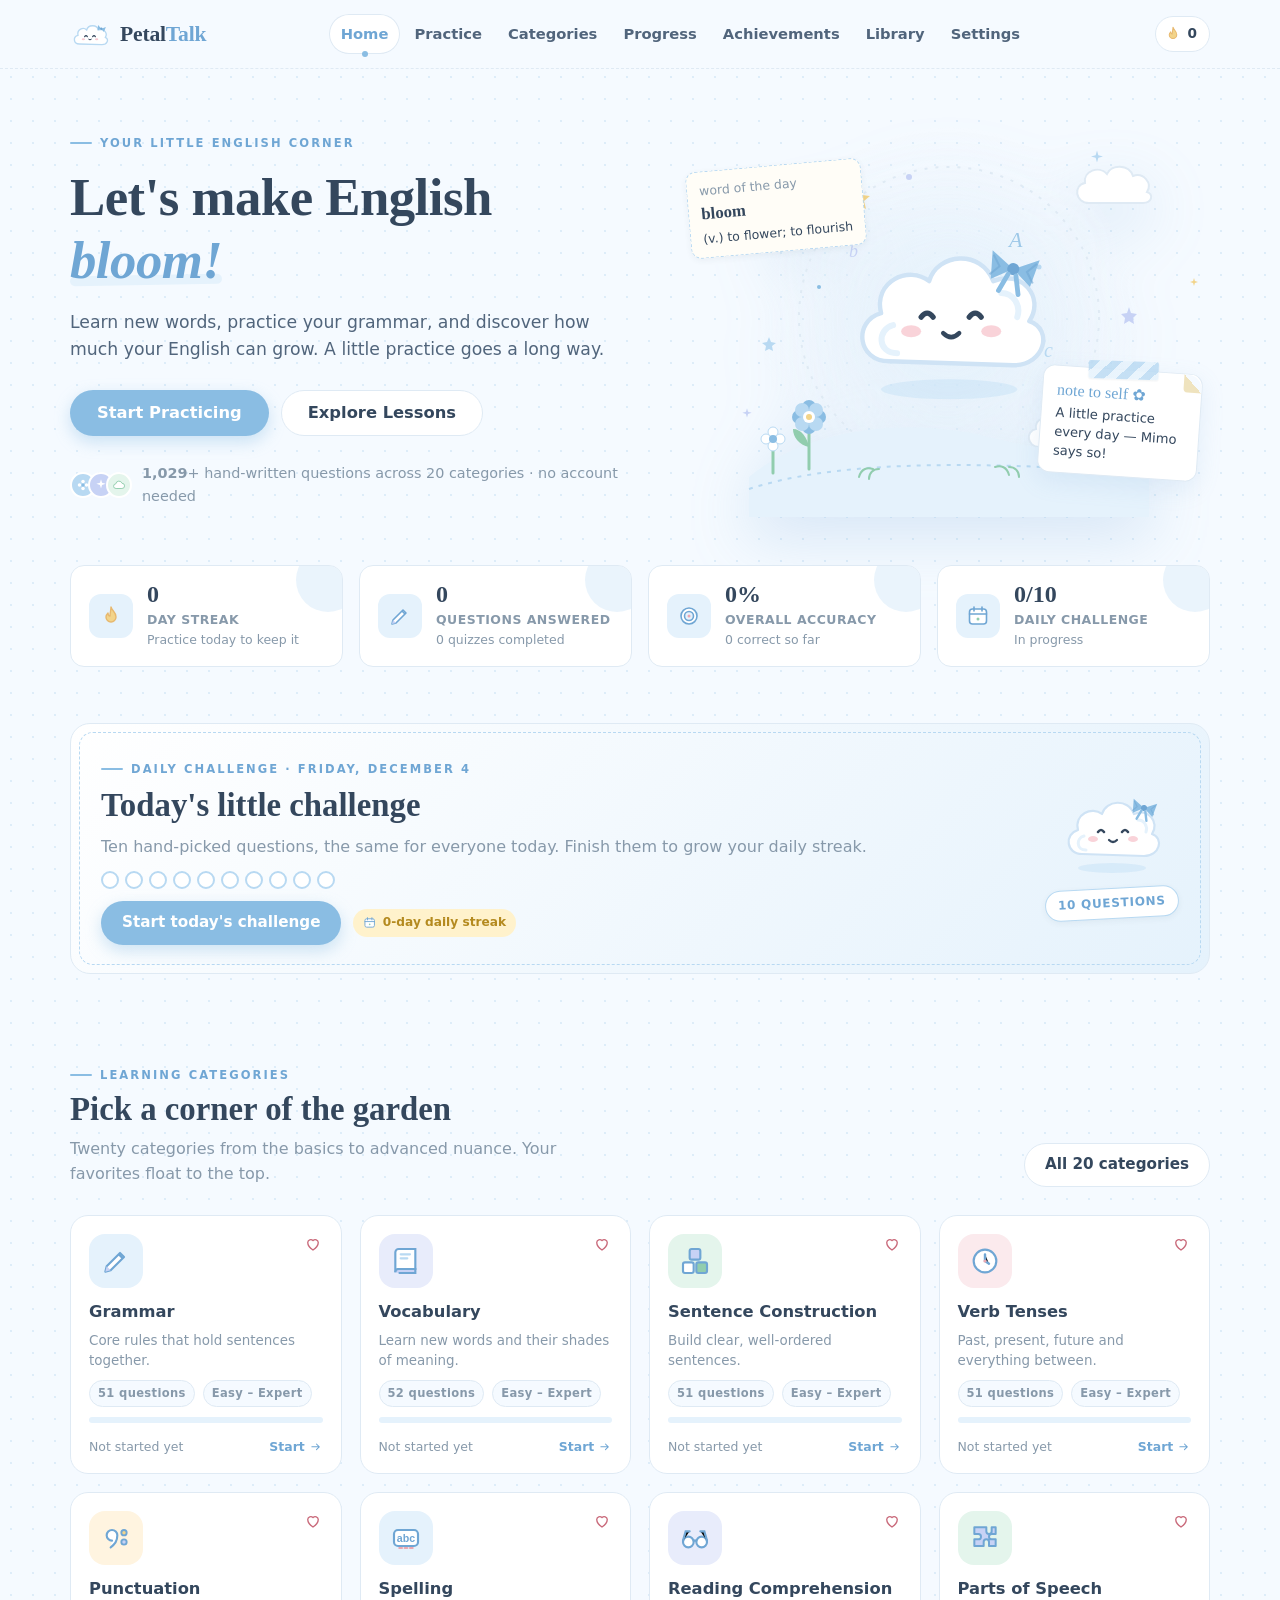
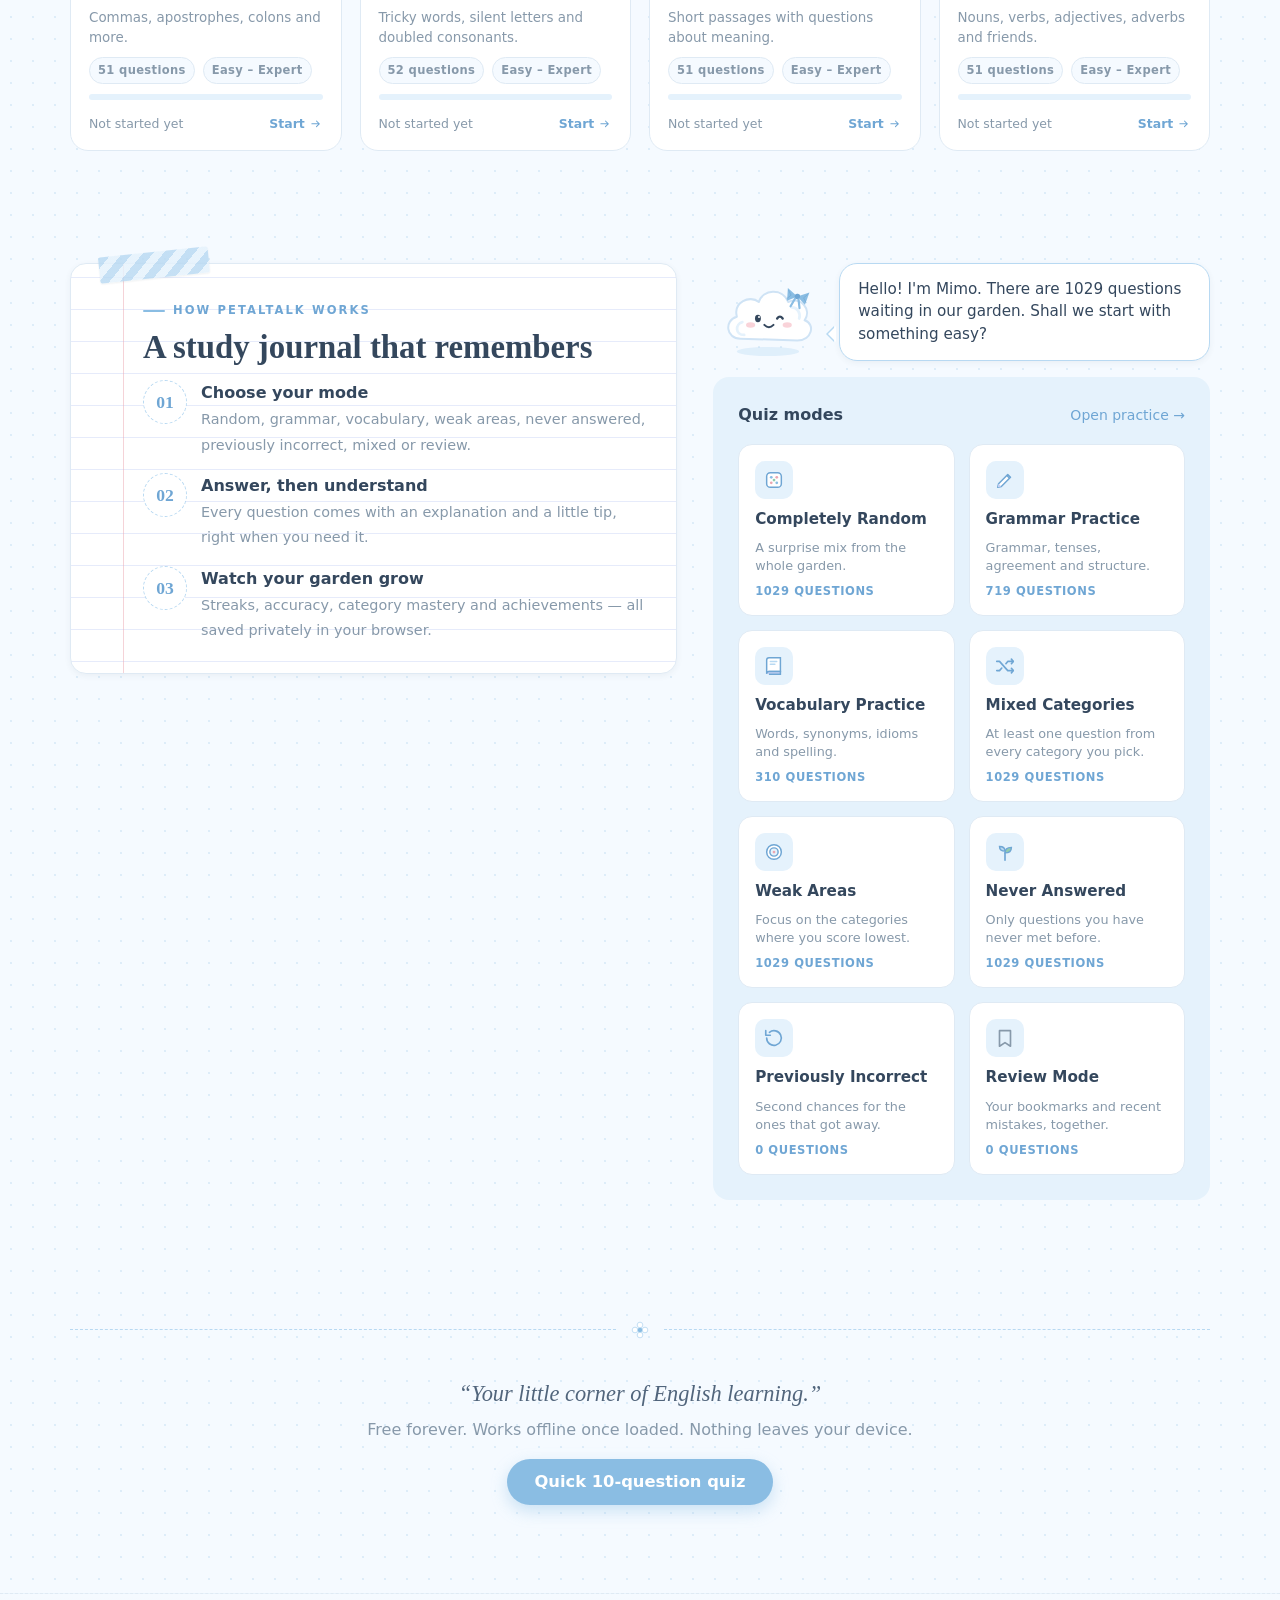
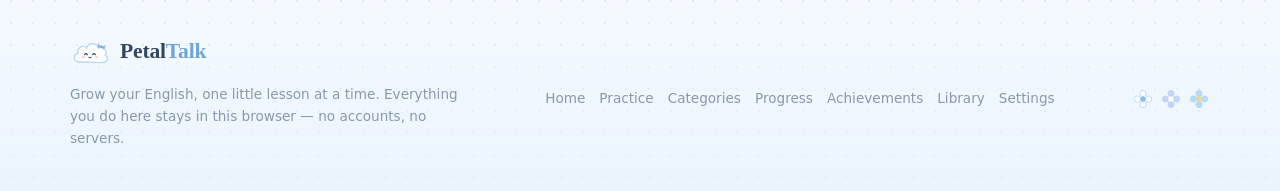
<file: index.html>
<!DOCTYPE html>
<html lang="en">
<head>
  <meta charset="UTF-8">
  <meta name="viewport" content="width=device-width, initial-scale=1">
  <title>PetalTalk — Grow your English, one little lesson at a time</title>
  <meta name="description" content="PetalTalk is a cute, pastel-blue English practice corner with 1,000+ grammar, vocabulary, spelling and reading questions. Free, static, and private.">
  <meta name="theme-color" content="#8ABDE3">
  <link rel="icon" type="image/svg+xml" href="assets/images/favicon.svg">
  <link rel="stylesheet" href="css/style.css">
  <link rel="stylesheet" href="css/components.css">
  <link rel="stylesheet" href="css/responsive.css">
</head>
<body data-page="home">
  <a class="skip-link" href="#main">Skip to content</a>
  <header class="site-header" id="siteHeader"></header>

  <main id="main" class="page">
    <!-- Hero -->
    <section class="hero">
      <div class="wrap">
        <div class="hero-copy rise">
          <span class="eyebrow">Your little English corner</span>
          <h1>Let's make English <em>bloom!</em></h1>
          <p class="lead">Learn new words, practice your grammar, and discover how much your English can grow. A little practice goes a long way.</p>
          <div class="hero-actions">
            <a class="btn btn--primary btn--lg" href="practice.html">Start Practicing</a>
            <a class="btn btn--secondary btn--lg" href="categories.html">Explore Lessons</a>
          </div>
          <div class="hero-note">
            <span class="avatars" aria-hidden="true"><span><svg viewBox="0 0 24 24"><circle cx="12" cy="6" r="3" fill="#fff"/><circle cx="12" cy="18" r="3" fill="#fff"/><circle cx="6" cy="12" r="3" fill="#fff"/><circle cx="18" cy="12" r="3" fill="#fff"/><circle cx="12" cy="12" r="2.6" fill="#8ABDE3"/></svg></span><span style="background:#C7D2F5"><svg viewBox="0 0 24 24"><path d="M12 2l1.8 6.2L20 10l-6.2 1.8L12 18l-1.8-6.2L4 10l6.2-1.8z" fill="#fff"/></svg></span><span style="background:#E4F5EC"><svg viewBox="0 0 24 24"><path d="M7 18a4 4 0 0 1-.5-8 5.5 5.5 0 0 1 10.6-1A4.5 4.5 0 0 1 17 18H7z" fill="#fff" stroke="#91CDAE" stroke-width="1.6"/></svg></span></span>
            <span><b id="bankCount">1,000</b>+ hand-written questions across 20 categories · no account needed</span>
          </div>
        </div>

        <div class="hero-art" aria-hidden="true">
          <svg class="scene" viewBox="0 0 480 400" xmlns="http://www.w3.org/2000/svg">
            <defs>
              <radialGradient id="glow" cx="50%" cy="50%" r="50%"><stop offset="0" stop-color="#E5F2FC"/><stop offset="1" stop-color="#F5FAFF" stop-opacity="0"/></radialGradient>
            </defs>
            <circle cx="240" cy="200" r="190" fill="url(#glow)"/>
            <circle cx="240" cy="200" r="150" fill="none" stroke="#DFEAF4" stroke-width="2" stroke-dasharray="3 8"/>
            <!-- back clouds -->
            <g class="bob" style="animation-duration:6s">
              <path d="M70 120c-16 0-18-20-4-22-2-14 16-20 24-10 4-12 24-12 28 2 12-4 22 8 16 18 8 2 6 12-4 12z" fill="#fff" stroke="#DFEAF4" stroke-width="2"/>
            </g>
            <g class="bob" style="animation-duration:7s;animation-delay:-2s">
              <path d="M380 86c-14 0-16-18-4-20-2-12 14-18 22-9 4-10 22-10 26 2 10-4 20 7 14 16 7 2 5 11-4 11z" fill="#fff" stroke="#DFEAF4" stroke-width="2"/>
            </g>
            <path d="M330 330c-12 0-14-16-3-18-2-10 12-16 20-8 3-9 20-9 23 2 9-3 18 6 13 14 6 2 4 10-4 10z" fill="#fff" stroke="#DFEAF4" stroke-width="2"/>
            <!-- ground hill -->
            <path d="M40 360c60-50 160-60 240-40 70 16 110 24 160 10v70H40z" fill="#E5F2FC"/>
            <path d="M40 372c80-26 200-30 400-16" fill="none" stroke="#B8D9F2" stroke-width="2" stroke-dasharray="4 6"/>
            <!-- flowers left -->
            <g class="sway" style="transform-origin:100px 352px">
              <path d="M100 352v-48" stroke="#91CDAE" stroke-width="3" stroke-linecap="round"/>
              <path d="M100 330c-10-2-16-10-16-18 8 0 14 8 16 18z" fill="#91CDAE"/>
              <g transform="translate(100 300)"><circle cy="-10" r="7" fill="#8ABDE3"/><circle cy="10" r="7" fill="#8ABDE3"/><circle cx="-10" r="7" fill="#8ABDE3"/><circle cx="10" r="7" fill="#8ABDE3"/><circle cx="-7" cy="-7" r="7" fill="#B8D9F2"/><circle cx="7" cy="-7" r="7" fill="#B8D9F2"/><circle cx="-7" cy="7" r="7" fill="#B8D9F2"/><circle cx="7" cy="7" r="7" fill="#B8D9F2"/><circle r="6" fill="#fff"/><circle r="3" fill="#F2D48A"/></g>
            </g>
            <g class="sway" style="transform-origin:64px 356px;animation-delay:-1.5s">
              <path d="M64 356v-30" stroke="#91CDAE" stroke-width="3" stroke-linecap="round"/>
              <g transform="translate(64 322)"><circle cy="-7" r="5" fill="#fff" stroke="#B8D9F2"/><circle cy="7" r="5" fill="#fff" stroke="#B8D9F2"/><circle cx="-7" r="5" fill="#fff" stroke="#B8D9F2"/><circle cx="7" r="5" fill="#fff" stroke="#B8D9F2"/><circle r="4" fill="#8ABDE3"/></g>
            </g>
            <!-- flowers right -->
            <g class="sway" style="transform-origin:390px 350px;animation-delay:-2.5s">
              <path d="M390 350v-56" stroke="#91CDAE" stroke-width="3" stroke-linecap="round"/>
              <path d="M390 326c10-2 16-10 16-18-8 0-14 8-16 18z" fill="#91CDAE"/>
              <g transform="translate(390 290)"><circle cy="-11" r="8" fill="#C7D2F5"/><circle cy="11" r="8" fill="#C7D2F5"/><circle cx="-11" r="8" fill="#C7D2F5"/><circle cx="11" r="8" fill="#C7D2F5"/><circle r="7" fill="#fff"/><circle r="3.5" fill="#F2D48A"/></g>
            </g>
            <g class="sway" style="transform-origin:430px 354px;animation-delay:-0.8s">
              <path d="M430 354v-26" stroke="#91CDAE" stroke-width="3" stroke-linecap="round"/>
              <g transform="translate(430 322)"><circle cy="-6" r="5" fill="#8ABDE3"/><circle cy="6" r="5" fill="#8ABDE3"/><circle cx="-6" r="5" fill="#8ABDE3"/><circle cx="6" r="5" fill="#8ABDE3"/><circle r="3.5" fill="#fff"/></g>
            </g>
            <!-- small tufts -->
            <path d="M150 360c2-8 8-10 14-8M160 362c0-6 4-10 10-10M300 358c-2-8-8-10-14-8M310 360c0-6-4-10-10-10" fill="none" stroke="#91CDAE" stroke-width="2" stroke-linecap="round"/>
            <!-- stars -->
            <path d="M150 70l3 8 8 1-6 5 2 8-7-4-7 4 2-8-6-5 8-1z" fill="#F2D48A"/>
            <path d="M420 190l2 6 6 1-4 4 1 6-5-3-5 3 1-6-4-4 6-1z" fill="#C7D2F5"/>
            <path d="M60 220l2 5 5 1-4 3 1 5-4-2-4 2 1-5-4-3 5-1z" fill="#B8D9F2"/>
            <circle cx="200" cy="60" r="3" fill="#C7D2F5"/><circle cx="330" cy="150" r="2.5" fill="#B8D9F2"/><circle cx="110" cy="170" r="2" fill="#8ABDE3"/>
            <!-- letters floating -->
            <text x="300" y="130" font-family="Georgia,serif" font-style="italic" font-size="22" fill="#8ABDE3" opacity=".8">A</text>
            <text x="140" y="140" font-family="Georgia,serif" font-style="italic" font-size="18" fill="#C7D2F5">b</text>
            <text x="335" y="240" font-family="Georgia,serif" font-style="italic" font-size="20" fill="#B8D9F2">c</text>
          </svg>
          <span class="mimo-main" id="heroMimo"></span>
          <svg class="sparkle sparkle--a" viewBox="0 0 24 24"><path d="M12 2l1.8 6.2L20 10l-6.2 1.8L12 18l-1.8-6.2L4 10l6.2-1.8z" fill="#B8D9F2"/></svg>
          <svg class="sparkle sparkle--b" viewBox="0 0 24 24"><path d="M12 2l1.8 6.2L20 10l-6.2 1.8L12 18l-1.8-6.2L4 10l6.2-1.8z" fill="#C7D2F5"/></svg>
          <svg class="sparkle sparkle--c" viewBox="0 0 24 24"><path d="M12 2l1.8 6.2L20 10l-6.2 1.8L12 18l-1.8-6.2L4 10l6.2-1.8z" fill="#F2D48A"/></svg>
          <div class="word-tag"><span class="tiny muted">word of the day</span><b>bloom</b><span class="tiny">(v.) to flower; to flourish</span></div>
          <div class="note-card"><span class="tape"></span><span class="hand">note to self ✿</span>A little practice every day — Mimo says so!</div>
        </div>
      </div>
    </section>

    <!-- Stats -->
    <section class="section--tight">
      <div class="wrap">
        <div class="stats-strip" id="statsStrip"></div>
      </div>
    </section>

    <!-- Daily challenge -->
    <section class="section section--tight">
      <div class="wrap">
        <div class="daily-card" id="dailyCard"></div>
      </div>
    </section>

    <!-- Categories preview -->
    <section class="section">
      <div class="wrap">
        <div class="section-head">
          <div><span class="eyebrow">Learning categories</span><h2>Pick a corner of the garden</h2><p>Twenty categories from the basics to advanced nuance. Your favorites float to the top.</p></div>
          <a class="btn btn--secondary" href="categories.html">All 20 categories</a>
        </div>
        <div class="cat-grid" id="homeCats"></div>
      </div>
    </section>

    <!-- Mimo + how it works -->
    <section class="section">
      <div class="wrap">
        <div class="journal">
          <div class="paper paper--lined paper--margin paper--pad" style="padding:30px 30px 30px 72px">
            <span class="tape tape--left"></span>
            <span class="eyebrow">How PetalTalk works</span>
            <h2 class="mt-1">A study journal that remembers</h2>
            <ol class="journal-steps mt-3">
              <li><div><b>Choose your mode</b><span>Random, grammar, vocabulary, weak areas, never answered, previously incorrect, mixed or review.</span></div></li>
              <li><div><b>Answer, then understand</b><span>Every question comes with an explanation and a little tip, right when you need it.</span></div></li>
              <li><div><b>Watch your garden grow</b><span>Streaks, accuracy, category mastery and achievements — all saved privately in your browser.</span></div></li>
            </ol>
          </div>
          <div class="stack">
            <div class="mimo-bubble">
              <span id="homeMimo"></span>
              <div class="bubble" id="mimoSay"></div>
            </div>
            <div class="paper paper--soft paper--pad">
              <div class="row row--between"><b>Quiz modes</b><a class="small" href="practice.html">Open practice →</a></div>
              <div class="mode-list mt-2" id="homeModes" style="grid-template-columns:1fr 1fr"></div>
            </div>
          </div>
        </div>
      </div>
    </section>

    <!-- Closing -->
    <section class="section section--tight">
      <div class="wrap">
        <div class="divider-flowers" aria-hidden="true"><svg viewBox="0 0 24 24"><circle cx="12" cy="6" r="3.4" fill="#fff" stroke="#B8D9F2"/><circle cx="12" cy="18" r="3.4" fill="#fff" stroke="#B8D9F2"/><circle cx="6" cy="12" r="3.4" fill="#fff" stroke="#B8D9F2"/><circle cx="18" cy="12" r="3.4" fill="#fff" stroke="#B8D9F2"/><circle cx="12" cy="12" r="2.8" fill="#8ABDE3"/></svg></div>
        <div class="center">
          <p class="serif" style="font-size:1.4rem;font-style:italic;color:#51657C;margin-bottom:6px">“Your little corner of English learning.”</p>
          <p class="muted">Free forever. Works offline once loaded. Nothing leaves your device.</p>
          <a class="btn btn--primary btn--lg" href="practice.html?mode=random&count=10&start=1">Quick 10-question quiz</a>
        </div>
      </div>
    </section>
  </main>

  <footer class="site-footer" id="siteFooter"></footer>

  <script src="data/questions.js"></script>
  <script src="js/app.js"></script>
  <script src="js/storage.js"></script>
  <script src="js/randomizer.js"></script>
  <script src="js/progress.js"></script>
  <script src="js/achievements.js"></script>
  <script src="js/navigation.js"></script>
  <script src="js/daily.js"></script>
  <script src="js/home.js"></script>
  <script src="js/quiz.js"></script>
  <script src="js/library.js"></script>
  <script src="js/settings.js"></script>
  <script>
    document.addEventListener("DOMContentLoaded", function () {
      document.getElementById("heroMimo").innerHTML = PT.mimo("happy");
      document.getElementById("homeMimo").innerHTML = PT.mimo("wink", { width: 110 });
    });
  </script>
</body>
</html>
</file>
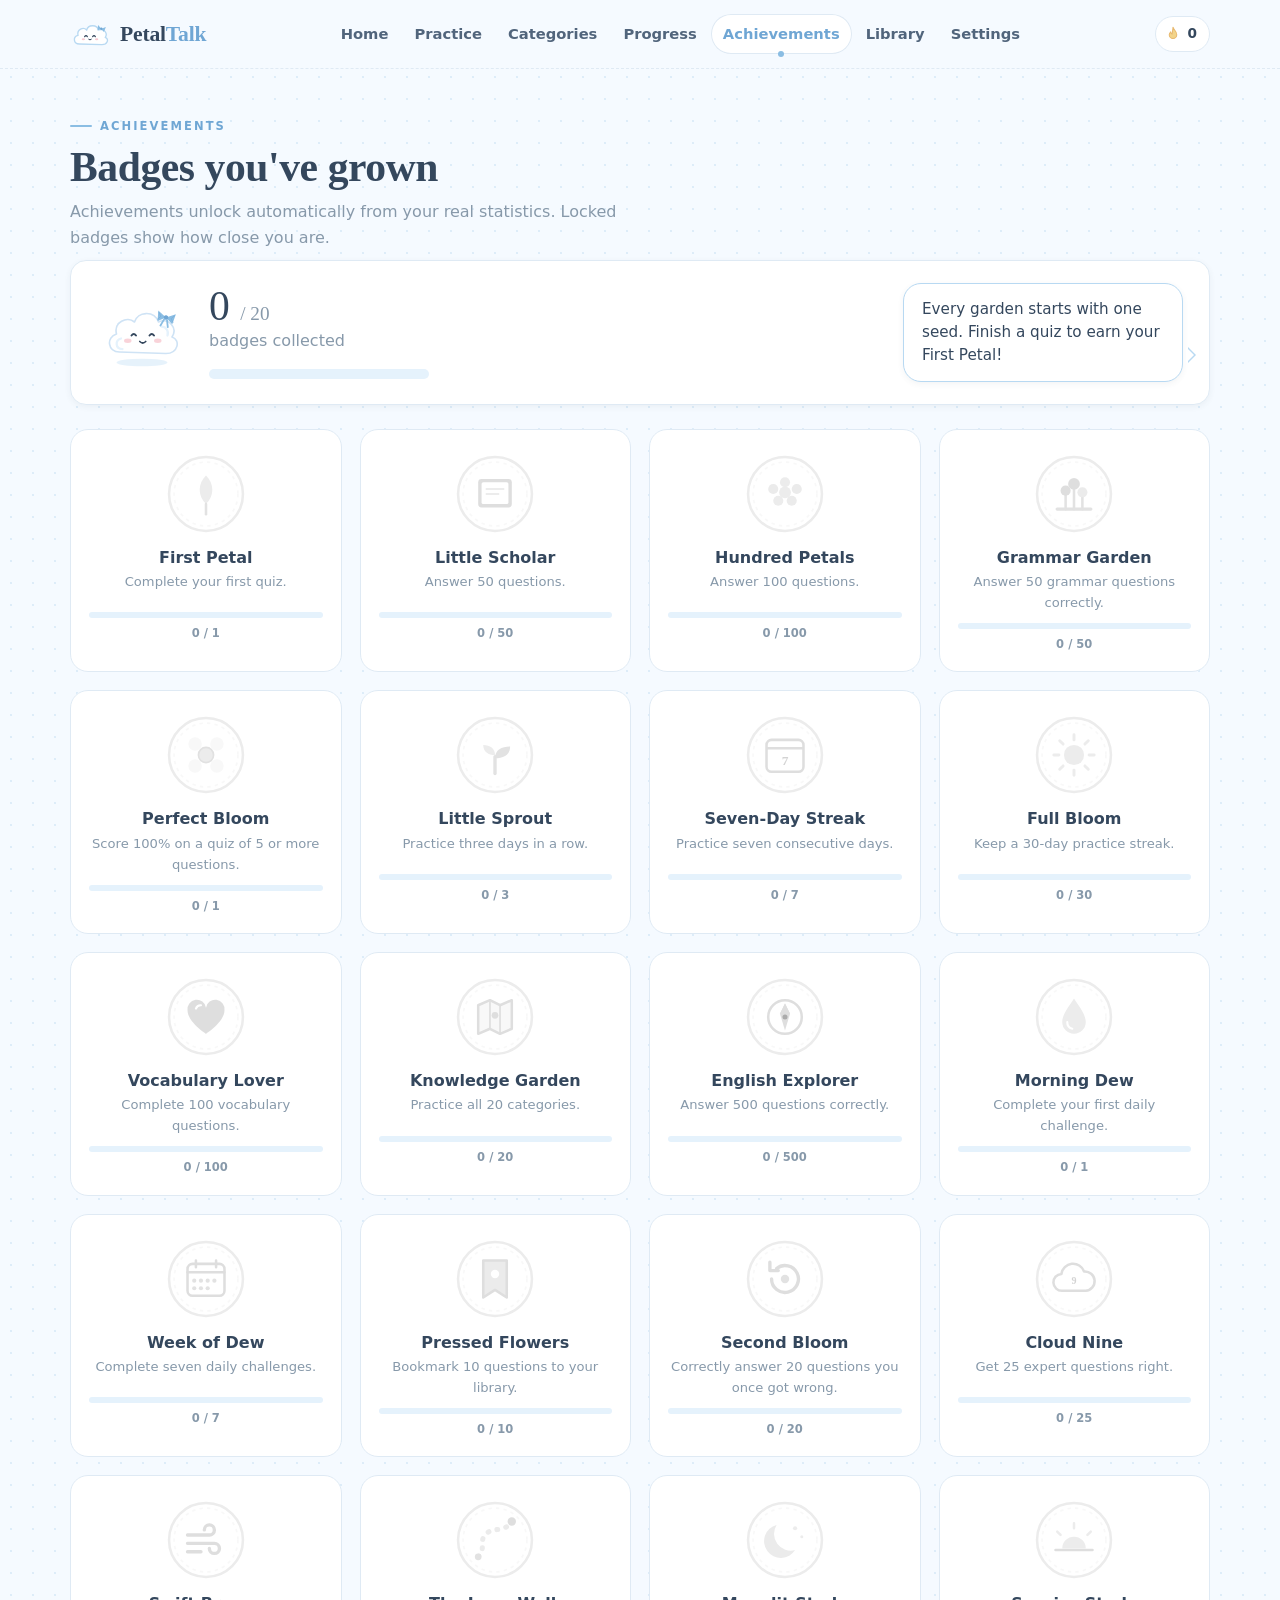
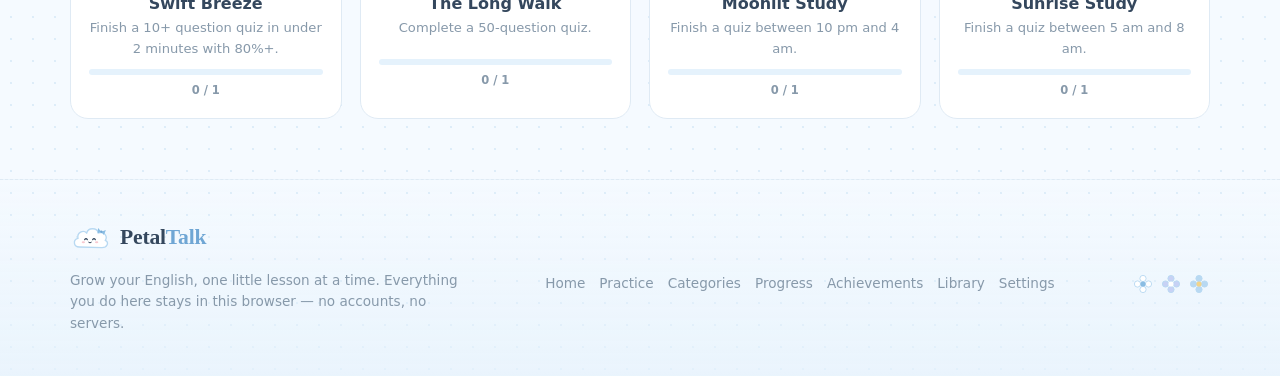
<file: achievements.html>
<!DOCTYPE html>
<html lang="en">
<head>
  <meta charset="UTF-8">
  <meta name="viewport" content="width=device-width, initial-scale=1">
  <title>Achievements — PetalTalk</title>
  <meta name="description" content="Collect PetalTalk badges by practicing English: streaks, perfect scores, daily challenges and more.">
  <meta name="theme-color" content="#8ABDE3">
  <link rel="icon" type="image/svg+xml" href="assets/images/favicon.svg">
  <link rel="stylesheet" href="css/style.css">
  <link rel="stylesheet" href="css/components.css">
  <link rel="stylesheet" href="css/responsive.css">
</head>
<body data-page="achievements">
  <a class="skip-link" href="#main">Skip to content</a>
  <header class="site-header" id="siteHeader"></header>
  <main id="main" class="page">
    <section class="wrap">
      <div class="page-head">
        <div><span class="eyebrow">Achievements</span><h1>Badges you've grown</h1><p>Achievements unlock automatically from your real statistics. Locked badges show how close you are.</p></div>
      </div>
      <div class="paper ach-summary mb-3" id="achSummary"></div>
      <div class="ach-grid" id="achGrid"></div>
    </section>
  </main>
  <footer class="site-footer" id="siteFooter"></footer>
  <script src="data/questions.js"></script>
  <script src="js/app.js"></script>
  <script src="js/storage.js"></script>
  <script src="js/randomizer.js"></script>
  <script src="js/progress.js"></script>
  <script src="js/achievements.js"></script>
  <script src="js/navigation.js"></script>
  <script src="js/daily.js"></script>
  <script src="js/home.js"></script>
  <script src="js/quiz.js"></script>
  <script src="js/library.js"></script>
  <script src="js/settings.js"></script>
</body>
</html>
</file>
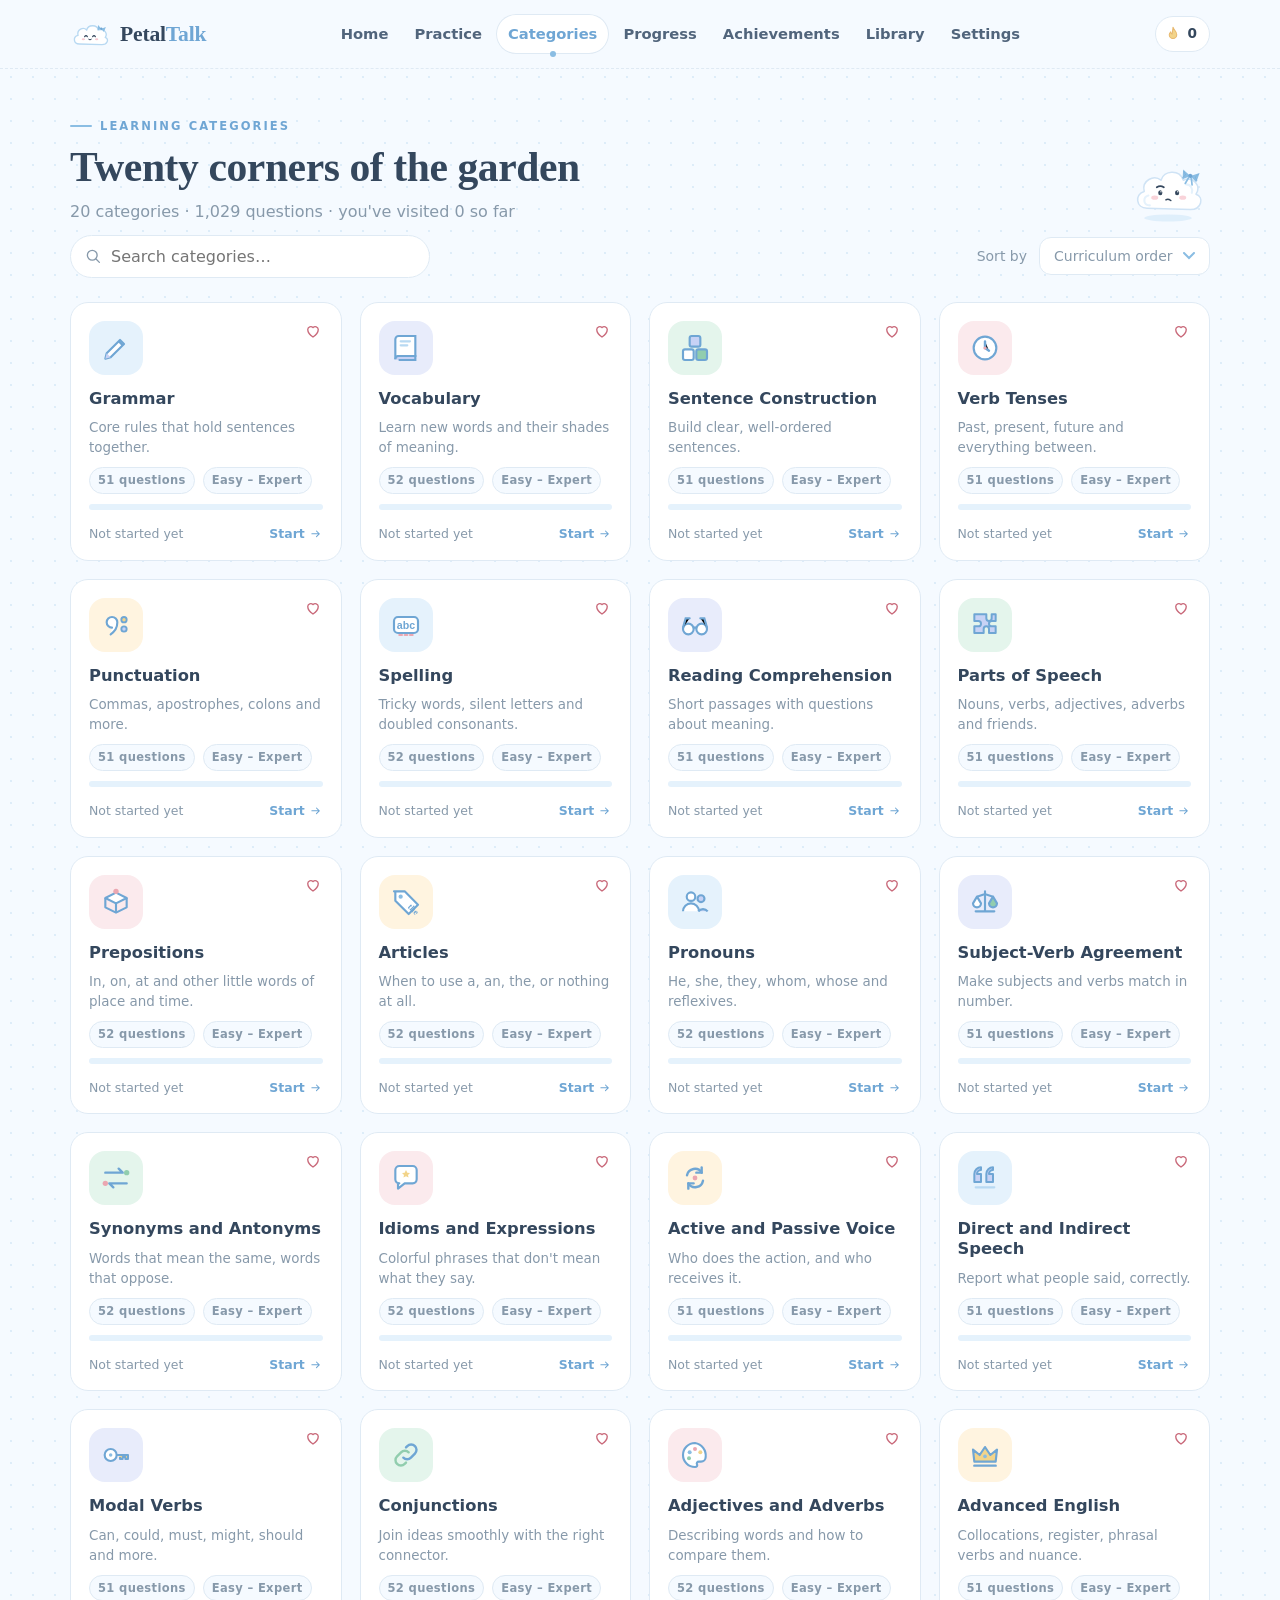
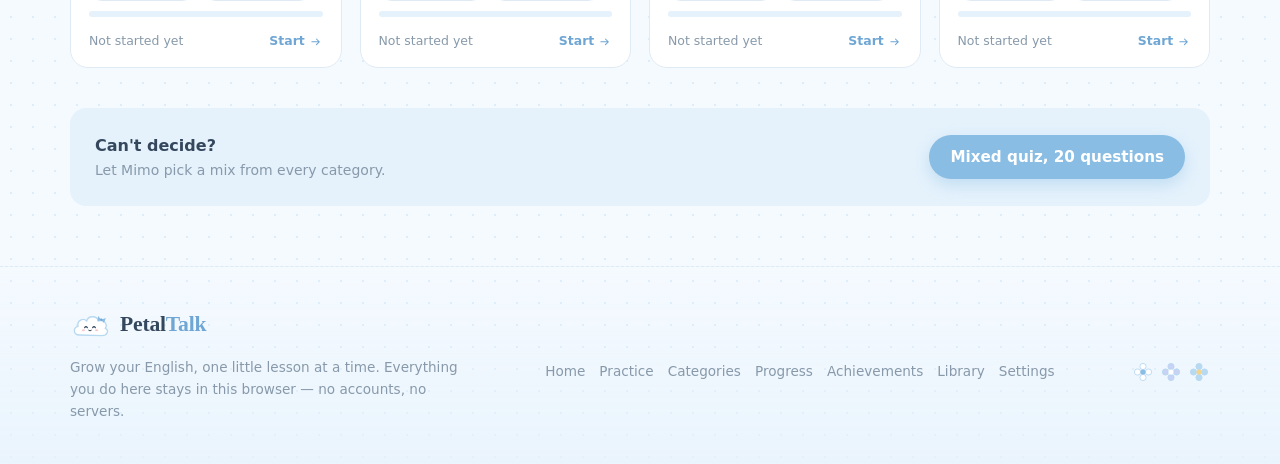
<file: categories.html>
<!DOCTYPE html>
<html lang="en">
<head>
  <meta charset="UTF-8">
  <meta name="viewport" content="width=device-width, initial-scale=1">
  <title>Categories — PetalTalk</title>
  <meta name="description" content="Browse all 20 PetalTalk English categories with progress and difficulty ranges.">
  <meta name="theme-color" content="#8ABDE3">
  <link rel="icon" type="image/svg+xml" href="assets/images/favicon.svg">
  <link rel="stylesheet" href="css/style.css">
  <link rel="stylesheet" href="css/components.css">
  <link rel="stylesheet" href="css/responsive.css">
</head>
<body data-page="categories">
  <a class="skip-link" href="#main">Skip to content</a>
  <header class="site-header" id="siteHeader"></header>
  <main id="main" class="page">
    <section class="wrap">
      <div class="page-head">
        <div><span class="eyebrow">Learning categories</span><h1>Twenty corners of the garden</h1><p id="catIntro"></p></div>
        <span id="catMimo"></span>
      </div>
      <div class="row row--between mb-3">
        <div class="search" style="flex:1;max-width:360px"><svg viewBox="0 0 24 24" aria-hidden="true"><circle cx="11" cy="11" r="6.5" fill="none" stroke="currentColor" stroke-width="1.8"/><path d="M16 16l4.5 4.5" stroke="currentColor" stroke-width="1.8" stroke-linecap="round"/></svg><input type="search" id="catSearch" placeholder="Search categories…" aria-label="Search categories"></div>
        <label class="row small muted">Sort by <select id="catSort" class="cat-select" style="width:auto;padding-right:36px"><option value="default">Curriculum order</option><option value="favorites">Favorites first</option><option value="progress">Most explored</option><option value="weakest">Needs practice</option></select></label>
      </div>
      <div class="cat-grid" id="catGrid"></div>
      <div class="paper paper--soft paper--pad mt-4 row row--between">
        <div><b>Can't decide?</b><div class="muted small">Let Mimo pick a mix from every category.</div></div>
        <a class="btn btn--primary" href="practice.html?mode=mixed&count=20&start=1">Mixed quiz, 20 questions</a>
      </div>
    </section>
    <script>document.addEventListener("DOMContentLoaded",function(){document.getElementById("catMimo").innerHTML=PT.mimo("think",{className:"head-mimo bob"});});</script>
  </main>
  <footer class="site-footer" id="siteFooter"></footer>
  <script src="data/questions.js"></script>
  <script src="js/app.js"></script>
  <script src="js/storage.js"></script>
  <script src="js/randomizer.js"></script>
  <script src="js/progress.js"></script>
  <script src="js/achievements.js"></script>
  <script src="js/navigation.js"></script>
  <script src="js/daily.js"></script>
  <script src="js/home.js"></script>
  <script src="js/quiz.js"></script>
  <script src="js/library.js"></script>
  <script src="js/settings.js"></script>
</body>
</html>
</file>
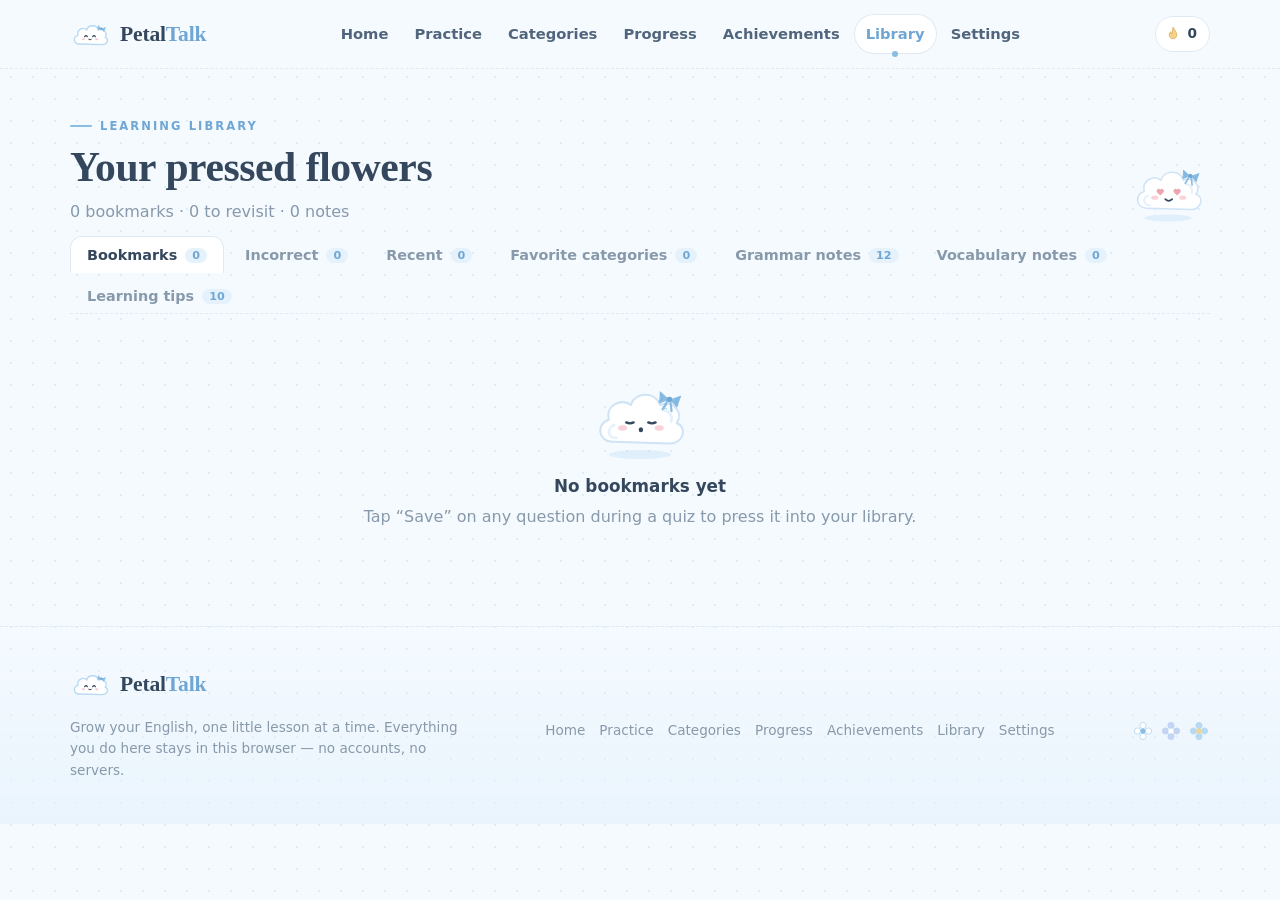
<file: library.html>
<!DOCTYPE html>
<html lang="en">
<head>
  <meta charset="UTF-8">
  <meta name="viewport" content="width=device-width, initial-scale=1">
  <title>Library — PetalTalk</title>
  <meta name="description" content="Your personal PetalTalk library: bookmarks, mistakes, recent questions, grammar notes and vocabulary notes.">
  <meta name="theme-color" content="#8ABDE3">
  <link rel="icon" type="image/svg+xml" href="assets/images/favicon.svg">
  <link rel="stylesheet" href="css/style.css">
  <link rel="stylesheet" href="css/components.css">
  <link rel="stylesheet" href="css/responsive.css">
</head>
<body data-page="library">
  <a class="skip-link" href="#main">Skip to content</a>
  <header class="site-header" id="siteHeader"></header>
  <main id="main" class="page">
    <section class="wrap">
      <div class="page-head">
        <div><span class="eyebrow">Learning library</span><h1>Your pressed flowers</h1><p id="libSummary"></p></div>
        <span id="libMimo"></span>
      </div>
      <div class="tabs" id="libTabs" role="tablist"></div>
      <div class="tab-panel" id="tabBookmarks" role="tabpanel"></div>
      <div class="tab-panel" id="tabIncorrect" role="tabpanel" hidden></div>
      <div class="tab-panel" id="tabRecent" role="tabpanel" hidden></div>
      <div class="tab-panel" id="tabFavorites" role="tabpanel" hidden></div>
      <div class="tab-panel" id="tabGrammar" role="tabpanel" hidden></div>
      <div class="tab-panel" id="tabVocab" role="tabpanel" hidden></div>
      <div class="tab-panel" id="tabTips" role="tabpanel" hidden></div>
    </section>
    <script>document.addEventListener("DOMContentLoaded",function(){document.getElementById("libMimo").innerHTML=PT.mimo("love",{className:"head-mimo bob"});});</script>
  </main>
  <footer class="site-footer" id="siteFooter"></footer>
  <script src="data/questions.js"></script>
  <script src="js/app.js"></script>
  <script src="js/storage.js"></script>
  <script src="js/randomizer.js"></script>
  <script src="js/progress.js"></script>
  <script src="js/achievements.js"></script>
  <script src="js/navigation.js"></script>
  <script src="js/daily.js"></script>
  <script src="js/home.js"></script>
  <script src="js/quiz.js"></script>
  <script src="js/library.js"></script>
  <script src="js/settings.js"></script>
</body>
</html>
</file>
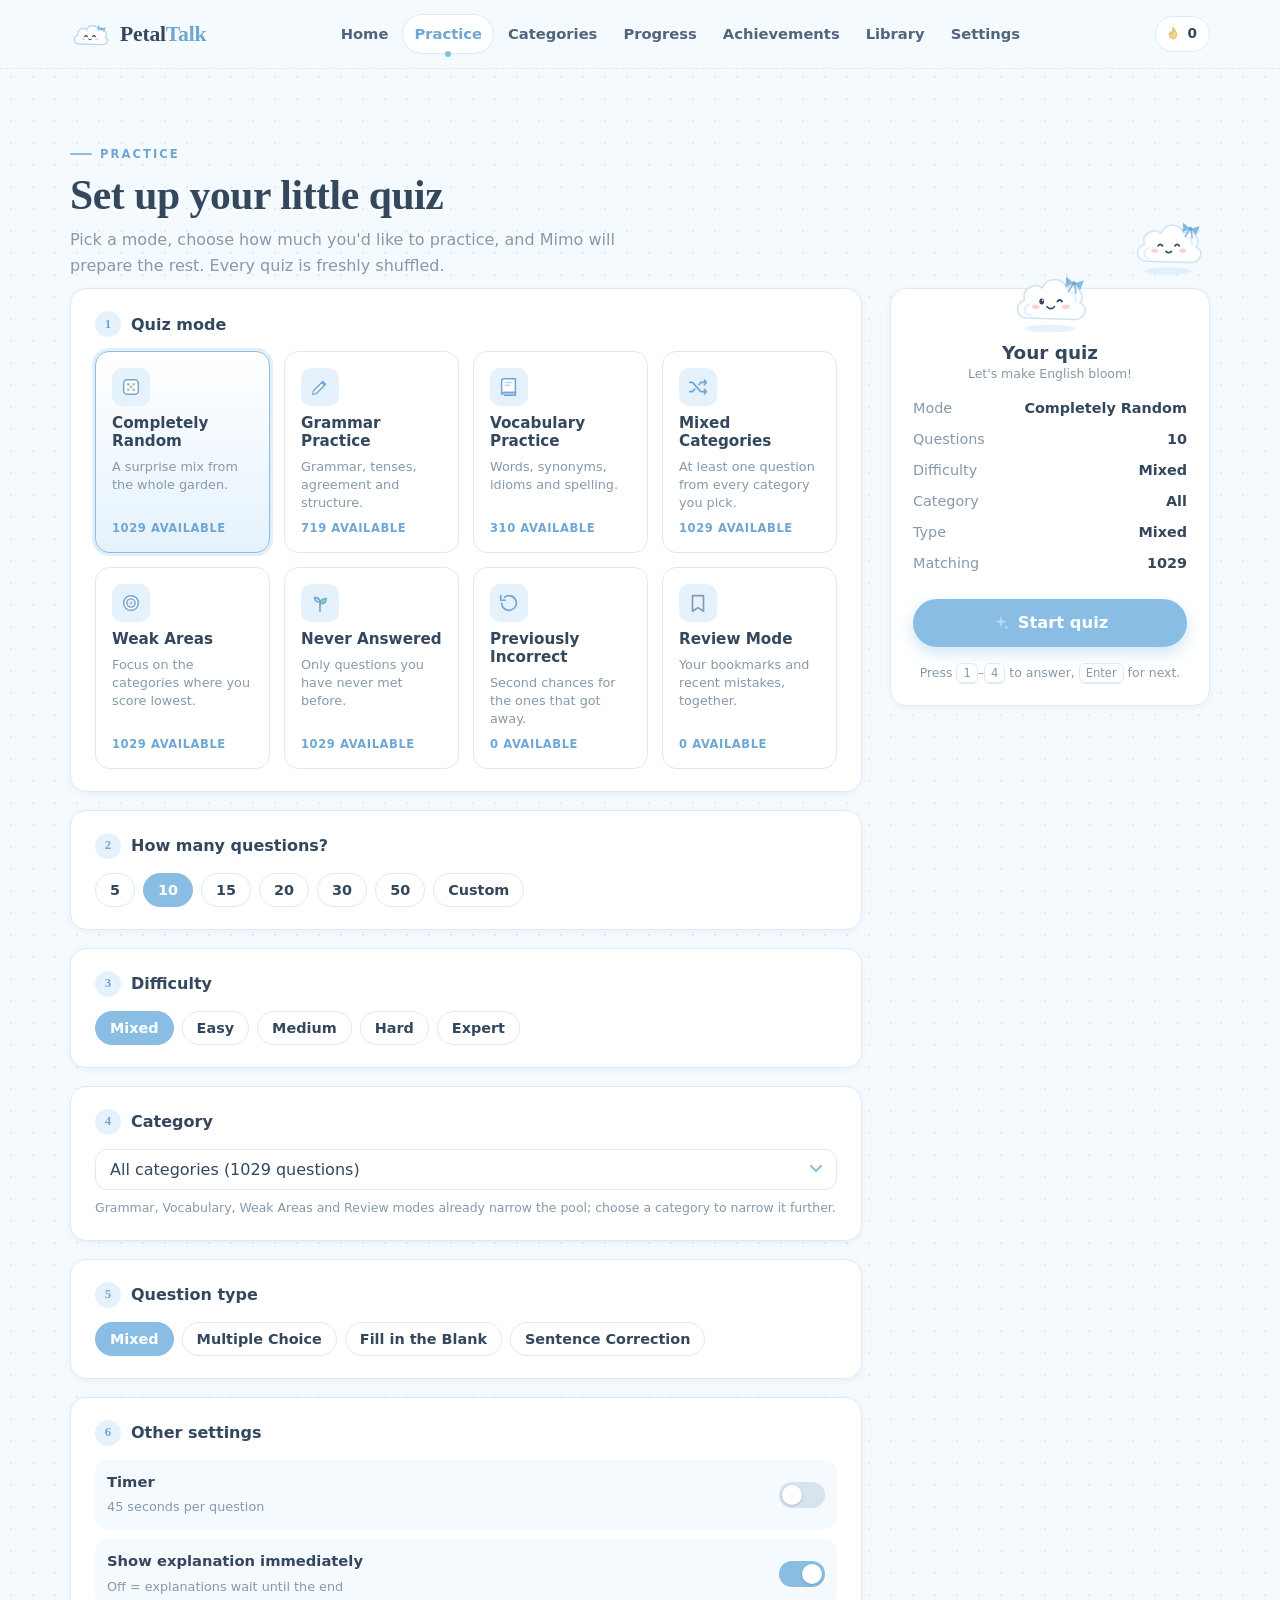
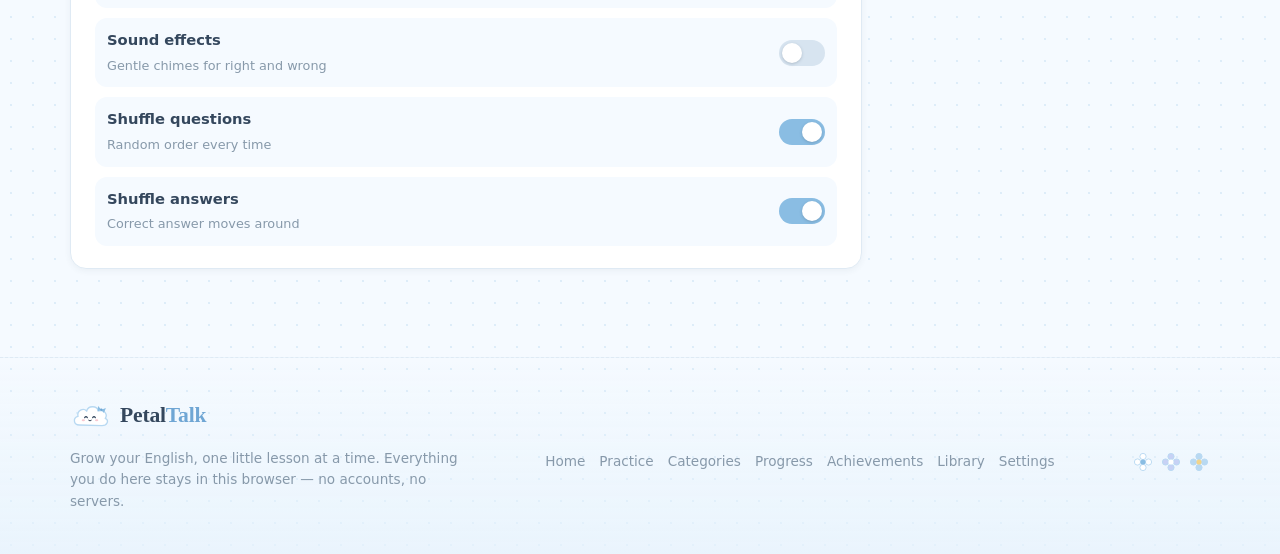
<file: practice.html>
<!DOCTYPE html>
<html lang="en">
<head>
  <meta charset="UTF-8">
  <meta name="viewport" content="width=device-width, initial-scale=1">
  <title>Practice — PetalTalk</title>
  <meta name="description" content="Set up a PetalTalk quiz: pick a mode, difficulty, category and question type.">
  <meta name="theme-color" content="#8ABDE3">
  <link rel="icon" type="image/svg+xml" href="assets/images/favicon.svg">
  <link rel="stylesheet" href="css/style.css">
  <link rel="stylesheet" href="css/components.css">
  <link rel="stylesheet" href="css/responsive.css">
</head>
<body data-page="practice">
  <a class="skip-link" href="#main">Skip to content</a>
  <header class="site-header" id="siteHeader"></header>
  <main id="main" class="page">
    <section id="viewSetup" class="section section--tight" aria-label="Quiz setup"></section>
    <section id="viewQuiz" class="section section--tight" aria-label="Quiz" hidden></section>
    <section id="viewResults" class="section section--tight" aria-label="Results" hidden></section>
    <section id="viewReview" class="section section--tight" aria-label="Answer review" hidden></section>
  </main>
  <footer class="site-footer" id="siteFooter"></footer>
  <script src="data/questions.js"></script>
  <script src="js/app.js"></script>
  <script src="js/storage.js"></script>
  <script src="js/randomizer.js"></script>
  <script src="js/progress.js"></script>
  <script src="js/achievements.js"></script>
  <script src="js/navigation.js"></script>
  <script src="js/daily.js"></script>
  <script src="js/home.js"></script>
  <script src="js/quiz.js"></script>
  <script src="js/library.js"></script>
  <script src="js/settings.js"></script>
</body>
</html>
</file>
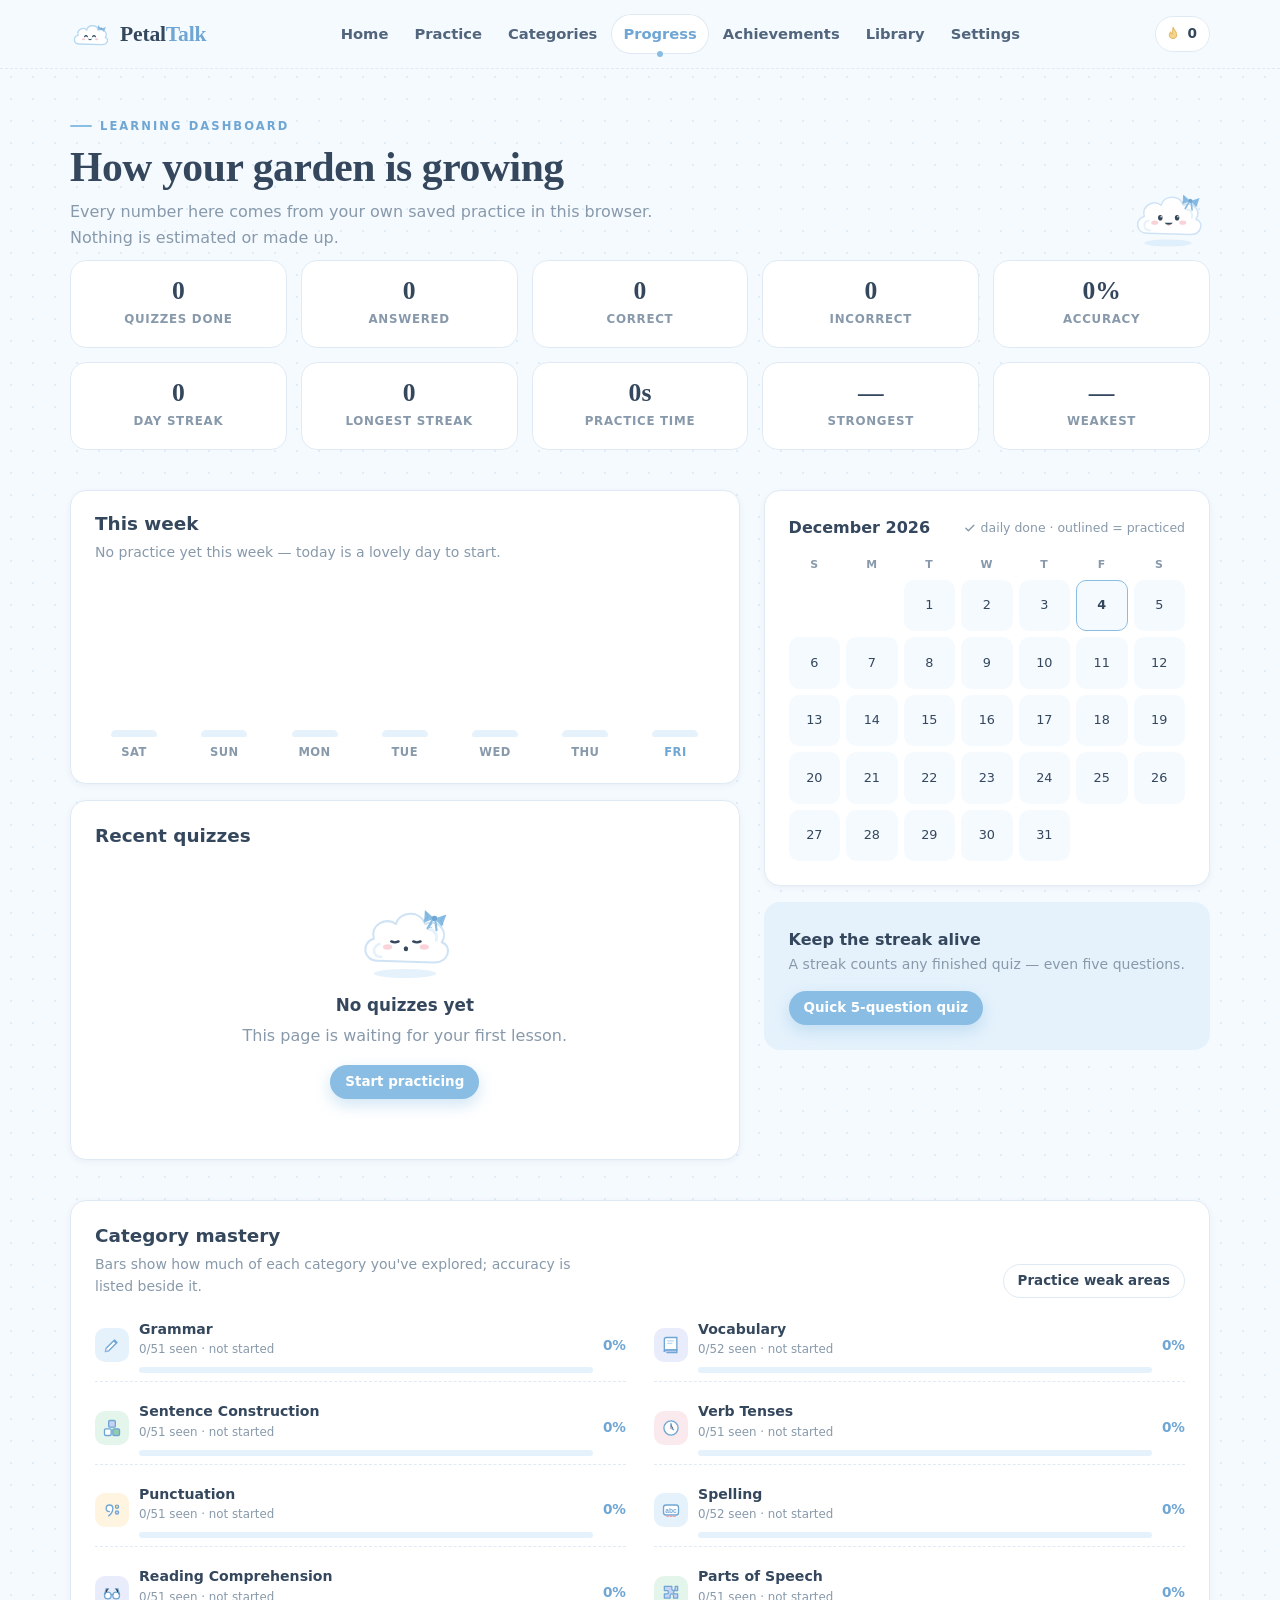
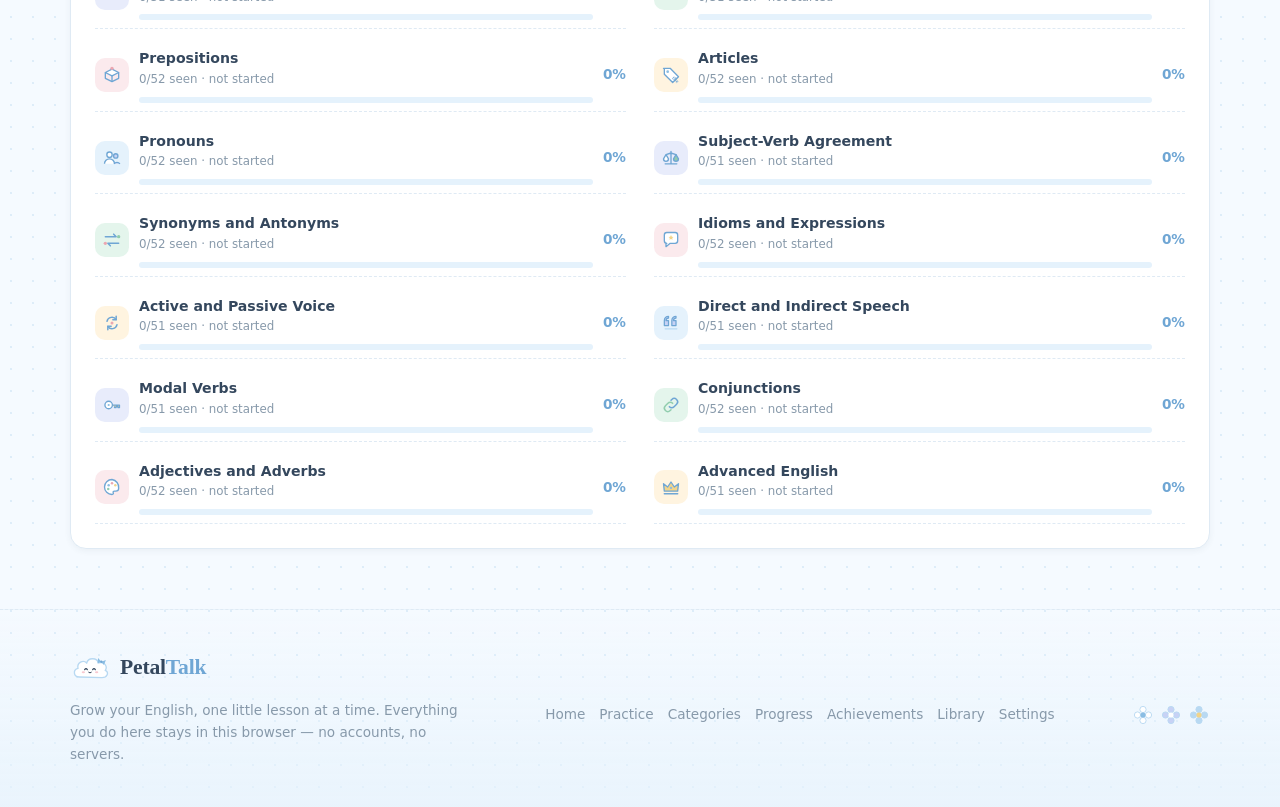
<file: progress.html>
<!DOCTYPE html>
<html lang="en">
<head>
  <meta charset="UTF-8">
  <meta name="viewport" content="width=device-width, initial-scale=1">
  <title>Progress — PetalTalk</title>
  <meta name="description" content="Your PetalTalk learning dashboard: streaks, accuracy, weekly activity and category mastery.">
  <meta name="theme-color" content="#8ABDE3">
  <link rel="icon" type="image/svg+xml" href="assets/images/favicon.svg">
  <link rel="stylesheet" href="css/style.css">
  <link rel="stylesheet" href="css/components.css">
  <link rel="stylesheet" href="css/responsive.css">
</head>
<body data-page="progress">
  <a class="skip-link" href="#main">Skip to content</a>
  <header class="site-header" id="siteHeader"></header>
  <main id="main" class="page">
    <section class="wrap">
      <div class="page-head">
        <div><span class="eyebrow">Learning dashboard</span><h1>How your garden is growing</h1><p>Every number here comes from your own saved practice in this browser. Nothing is estimated or made up.</p></div>
        <span id="progMimo"></span>
      </div>
      <div class="overview" id="overview"></div>
      <div class="two-col mt-4">
        <div class="stack">
          <div class="paper chart-wrap"><div class="section-head mb-2" style="margin-bottom:8px"><div><h3 class="mb-0">This week</h3><p class="small" id="weekSummary"></p></div></div><div class="bars" id="weekChart" role="img" aria-label="Questions answered per day, last seven days"></div></div>
          <div class="paper paper--pad"><h3>Recent quizzes</h3><div class="history-list" id="history"></div></div>
        </div>
        <div class="stack">
          <div class="paper paper--pad" id="calendar"></div>
          <div class="paper paper--soft paper--pad"><b>Keep the streak alive</b><p class="small muted mb-2">A streak counts any finished quiz — even five questions.</p><a class="btn btn--primary btn--sm" href="practice.html?mode=random&count=5&start=1">Quick 5-question quiz</a></div>
        </div>
      </div>
      <div class="paper paper--pad mt-4"><div class="section-head" style="margin-bottom:12px"><div><h3 class="mb-0">Category mastery</h3><p class="small">Bars show how much of each category you've explored; accuracy is listed beside it.</p></div><a class="btn btn--secondary btn--sm" href="practice.html?mode=weak">Practice weak areas</a></div><div class="mastery" id="mastery"></div></div>
    </section>
    <script>document.addEventListener("DOMContentLoaded",function(){document.getElementById("progMimo").innerHTML=PT.mimo("cheer",{className:"head-mimo bob"});});</script>
  </main>
  <footer class="site-footer" id="siteFooter"></footer>
  <script src="data/questions.js"></script>
  <script src="js/app.js"></script>
  <script src="js/storage.js"></script>
  <script src="js/randomizer.js"></script>
  <script src="js/progress.js"></script>
  <script src="js/achievements.js"></script>
  <script src="js/navigation.js"></script>
  <script src="js/daily.js"></script>
  <script src="js/home.js"></script>
  <script src="js/quiz.js"></script>
  <script src="js/library.js"></script>
  <script src="js/settings.js"></script>
</body>
</html>
</file>
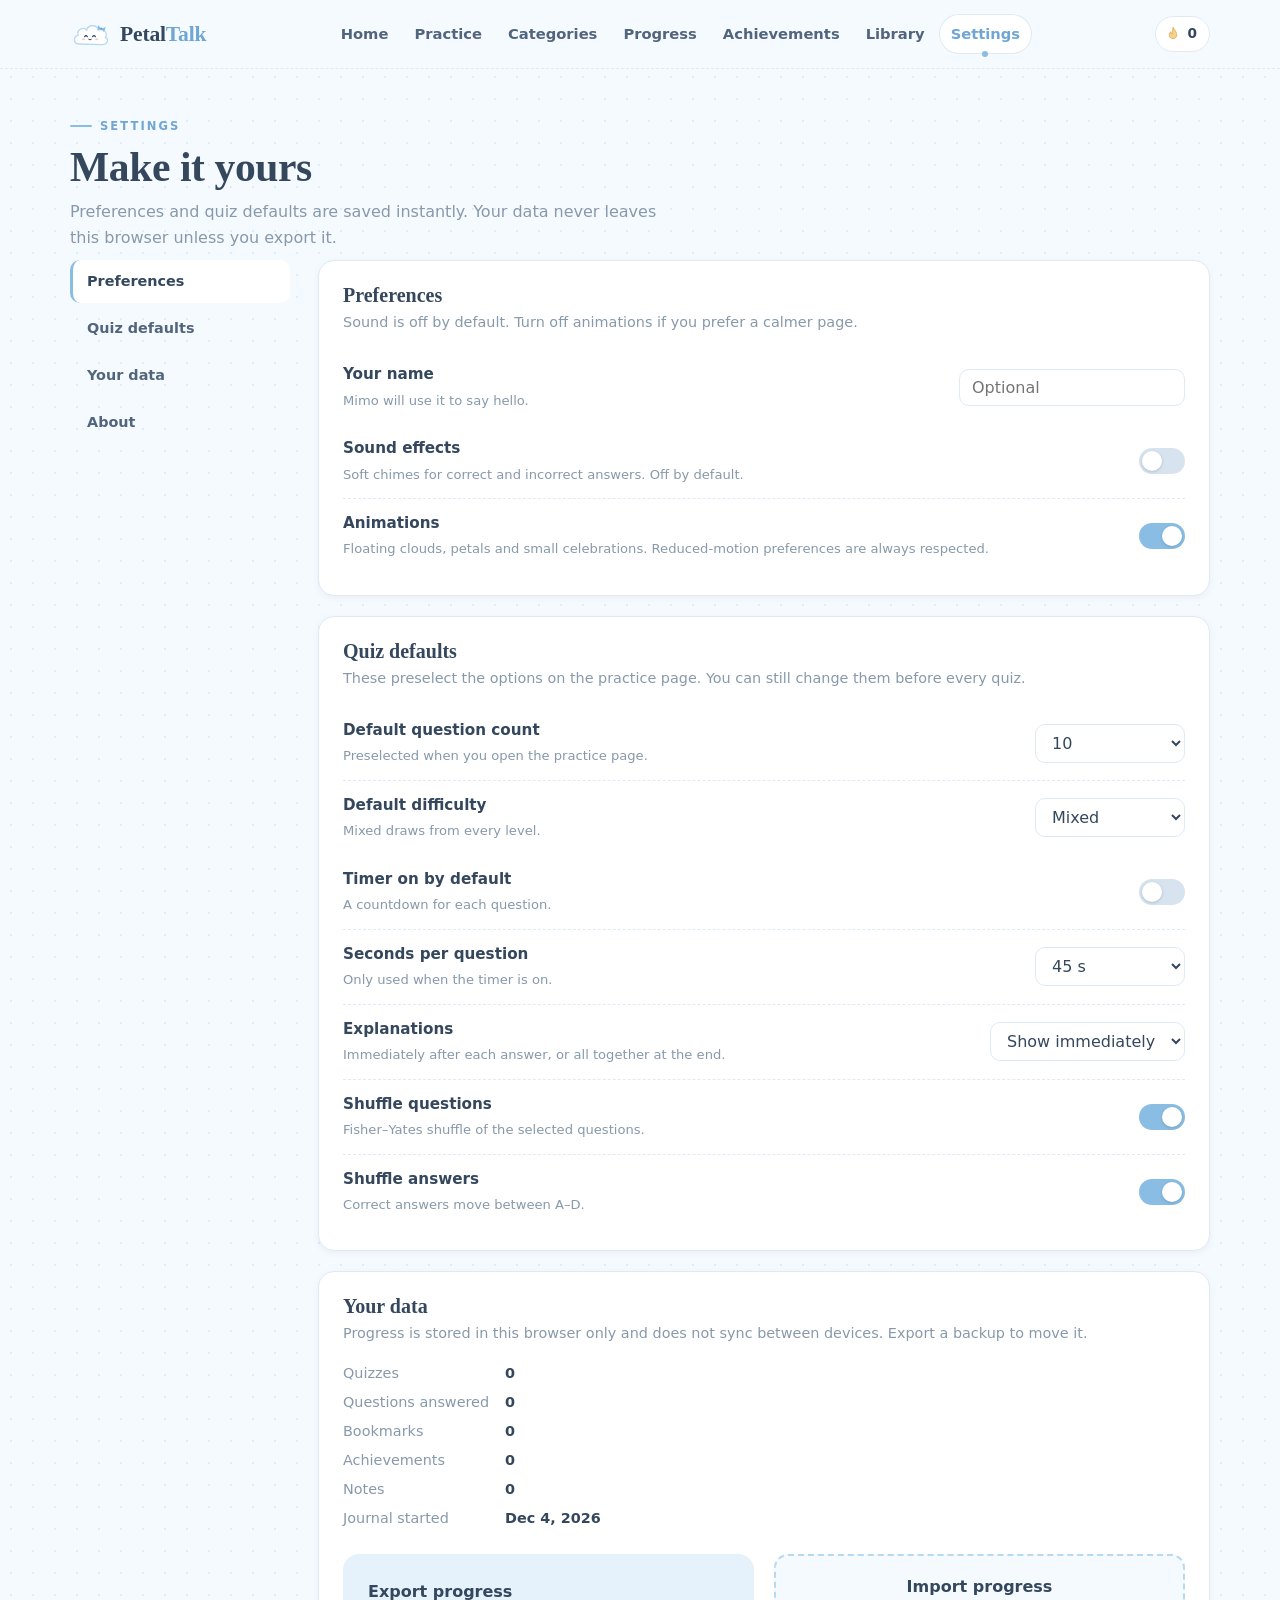
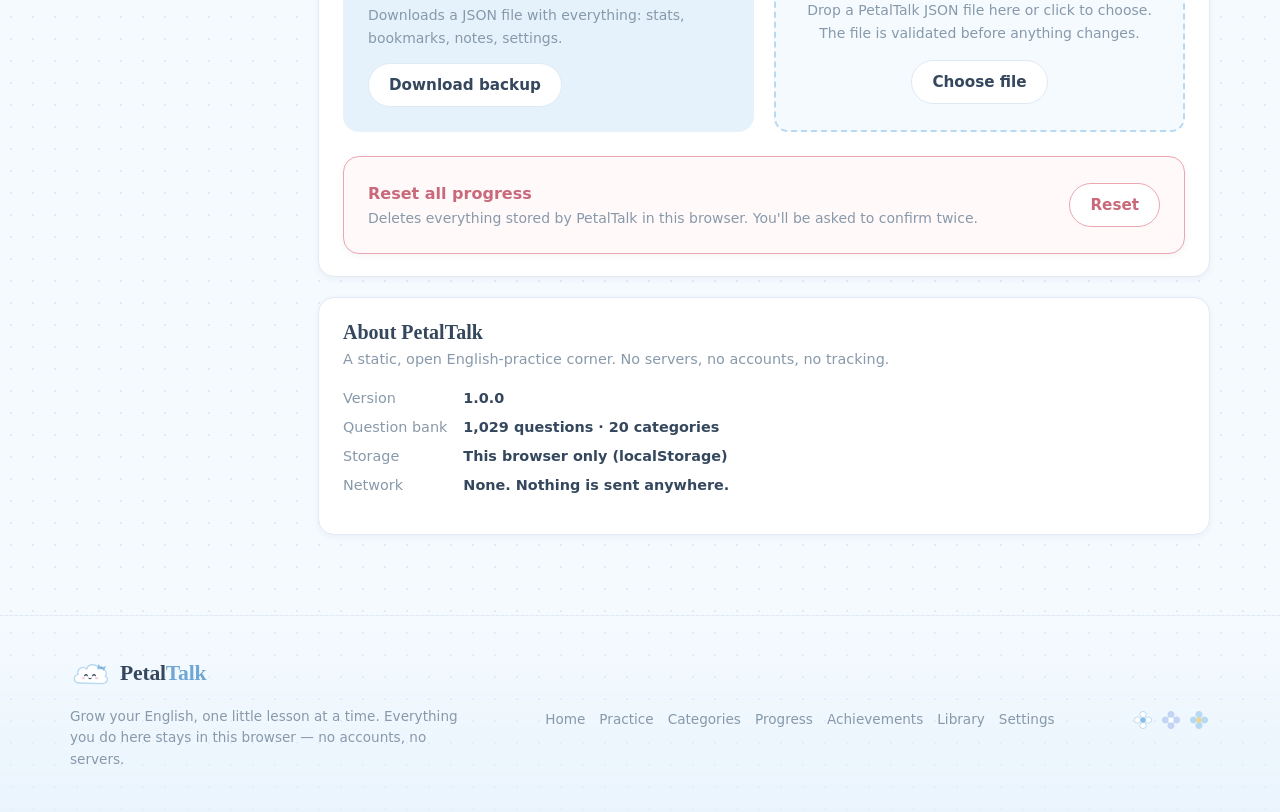
<file: settings.html>
<!DOCTYPE html>
<html lang="en">
<head>
  <meta charset="UTF-8">
  <meta name="viewport" content="width=device-width, initial-scale=1">
  <title>Settings — PetalTalk</title>
  <meta name="description" content="PetalTalk preferences, quiz defaults and data export / import.">
  <meta name="theme-color" content="#8ABDE3">
  <link rel="icon" type="image/svg+xml" href="assets/images/favicon.svg">
  <link rel="stylesheet" href="css/style.css">
  <link rel="stylesheet" href="css/components.css">
  <link rel="stylesheet" href="css/responsive.css">
</head>
<body data-page="settings">
  <a class="skip-link" href="#main">Skip to content</a>
  <header class="site-header" id="siteHeader"></header>
  <main id="main" class="page">
    <section class="wrap">
      <div class="page-head">
        <div><span class="eyebrow">Settings</span><h1>Make it yours</h1><p>Preferences and quiz defaults are saved instantly. Your data never leaves this browser unless you export it.</p></div>
      </div>
      <div class="settings-layout">
        <nav class="settings-nav" aria-label="Settings sections">
          <a href="#prefs" class="active">Preferences</a><a href="#quiz">Quiz defaults</a><a href="#data">Your data</a><a href="#about">About</a>
        </nav>
        <div>
          <section class="paper settings-group" id="prefs"><h2>Preferences</h2><p>Sound is off by default. Turn off animations if you prefer a calmer page.</p><div id="prefGroup"></div></section>
          <section class="paper settings-group" id="quiz"><h2>Quiz defaults</h2><p>These preselect the options on the practice page. You can still change them before every quiz.</p><div id="quizGroup"></div></section>
          <section class="paper settings-group" id="data"><h2>Your data</h2><p>Progress is stored in this browser only and does not sync between devices. Export a backup to move it.</p>
            <div id="dataSummary" class="mb-3"></div>
            <div class="grid grid--2">
              <div class="paper paper--soft paper--pad"><b>Export progress</b><p class="small muted">Downloads a JSON file with everything: stats, bookmarks, notes, settings.</p><button class="btn btn--secondary" id="exportBtn">Download backup</button></div>
              <label class="file-drop" id="fileDrop"><b>Import progress</b><p class="small muted mb-2">Drop a PetalTalk JSON file here or click to choose. The file is validated before anything changes.</p><span class="btn btn--secondary">Choose file</span><input type="file" id="importFile" accept="application/json,.json"></label>
            </div>
            <div class="paper danger-zone paper--pad mt-3 row row--between"><div><b style="color:#C9697A">Reset all progress</b><div class="small muted">Deletes everything stored by PetalTalk in this browser. You'll be asked to confirm twice.</div></div><button class="btn btn--danger" id="resetBtn">Reset</button></div>
          </section>
          <section class="paper settings-group" id="about"><h2>About PetalTalk</h2><p>A static, open English-practice corner. No servers, no accounts, no tracking.</p><div id="aboutInfo"></div></section>
        </div>
      </div>
    </section>
  </main>
  <footer class="site-footer" id="siteFooter"></footer>
  <script src="data/questions.js"></script>
  <script src="js/app.js"></script>
  <script src="js/storage.js"></script>
  <script src="js/randomizer.js"></script>
  <script src="js/progress.js"></script>
  <script src="js/achievements.js"></script>
  <script src="js/navigation.js"></script>
  <script src="js/daily.js"></script>
  <script src="js/home.js"></script>
  <script src="js/quiz.js"></script>
  <script src="js/library.js"></script>
  <script src="js/settings.js"></script>
</body>
</html>
</file>
<file: css/style.css>
/* ==========================================================================
   PetalTalk — style.css
   Design tokens, base typography, layout, decorations, page sections
   ========================================================================== */

:root {
  --primary: #8ABDE3;
  --primary-deep: #6FA6D4;
  --secondary: #B8D9F2;
  --bg: #F5FAFF;
  --card: #FFFFFF;
  --soft: #E5F2FC;
  --periwinkle: #C7D2F5;
  --flower: #83ADD9;
  --text: #34475D;
  --muted: #8799AA;
  --border: #DFEAF4;
  --success: #91CDAE;
  --success-soft: #E4F5EC;
  --incorrect: #EBA7B1;
  --incorrect-soft: #FBEAED;
  --gold: #F2D48A;
  --cream: #FFFDF7;

  --font-body: "Avenir Next", "Segoe UI", "Hiragino Sans", "Noto Sans", "Trebuchet MS", system-ui, sans-serif;
  --font-display: "Iowan Old Style", "Palatino Linotype", "Book Antiqua", "Palatino", Georgia, "Times New Roman", serif;
  --font-hand: "Bradley Hand", "Segoe Print", "Comic Sans MS", "Chalkboard SE", cursive;

  --radius-s: 8px;
  --radius: 16px;
  --radius-l: 24px;
  --shadow-s: 0 2px 6px rgba(52, 71, 93, 0.06);
  --shadow: 0 8px 24px rgba(111, 166, 212, 0.14);
  --shadow-l: 0 18px 44px rgba(111, 166, 212, 0.18);
  --ease: cubic-bezier(.22,.8,.36,1);
  --maxw: 1140px;
}

*, *::before, *::after { box-sizing: border-box; }
html { -webkit-text-size-adjust: 100%; scroll-behavior: smooth; }
body {
  margin: 0;
  font-family: var(--font-body);
  font-size: 16px;
  line-height: 1.6;
  color: var(--text);
  background-color: var(--bg);
  background-image: radial-gradient(rgba(138, 189, 227, 0.22) 1px, transparent 1.2px);
  background-size: 22px 22px;
  min-height: 100vh;
  overflow-x: hidden;
  position: relative;
}
body.no-animations *, body.no-animations *::before, body.no-animations *::after {
  animation: none !important;
  transition: none !important;
}

img, svg { display: inline-block; vertical-align: middle; max-width: 100%; }
[hidden] { display: none !important; }
.ico-svg { width: 1.1em; height: 1.1em; flex: none; }
a { color: var(--primary-deep); text-decoration: none; }
a:hover { text-decoration: underline; text-decoration-color: var(--secondary); text-underline-offset: 3px; }
button { font-family: inherit; font-size: inherit; color: inherit; cursor: pointer; }
input, select, textarea { font-family: inherit; font-size: inherit; color: inherit; }
::selection { background: var(--secondary); color: var(--text); }

:focus-visible { outline: 3px solid rgba(138, 189, 227, 0.55); outline-offset: 2px; border-radius: 6px; }

h1, h2, h3, h4 { margin: 0 0 .4em; line-height: 1.2; font-weight: 700; color: var(--text); }
h1 { font-size: clamp(2rem, 4.4vw, 3.3rem); font-family: var(--font-display); font-weight: 600; letter-spacing: -0.01em; }
h2 { font-size: clamp(1.5rem, 2.6vw, 2.05rem); font-family: var(--font-display); font-weight: 600; }
h3 { font-size: 1.15rem; }
p { margin: 0 0 1em; }
.lead { font-size: 1.08rem; color: #51657C; }
.muted { color: var(--muted); }
.small { font-size: .875rem; }
.tiny { font-size: .78rem; }
.serif { font-family: var(--font-display); }
.hand { font-family: var(--font-hand); }
.center { text-align: center; }
.nowrap { white-space: nowrap; }
.visually-hidden { position: absolute !important; width: 1px; height: 1px; overflow: hidden; clip: rect(0 0 0 0); white-space: nowrap; }

.wrap { width: min(var(--maxw), calc(100% - 40px)); margin-inline: auto; }
.wrap--narrow { width: min(820px, calc(100% - 40px)); margin-inline: auto; }
.section { padding: 56px 0; position: relative; }
.section--tight { padding: 28px 0; }
.stack > * + * { margin-top: 16px; }
.row { display: flex; gap: 12px; align-items: center; flex-wrap: wrap; }
.row--between { justify-content: space-between; }
.row--end { justify-content: flex-end; }
.grid { display: grid; gap: 20px; }
.grid--2 { grid-template-columns: repeat(2, 1fr); }
.grid--3 { grid-template-columns: repeat(3, 1fr); }
.grid--4 { grid-template-columns: repeat(4, 1fr); }
.mt-0 { margin-top: 0 !important; } .mt-1 { margin-top: 8px; } .mt-2 { margin-top: 16px; } .mt-3 { margin-top: 24px; } .mt-4 { margin-top: 40px; }
.mb-0 { margin-bottom: 0 !important; } .mb-1 { margin-bottom: 8px; } .mb-2 { margin-bottom: 16px; } .mb-3 { margin-bottom: 24px; }

/* --------------------------------------------------------------------------
   Eyebrow labels, section headings
   -------------------------------------------------------------------------- */
.eyebrow {
  display: inline-flex; align-items: center; gap: 8px;
  font-size: .72rem; letter-spacing: .18em; text-transform: uppercase; font-weight: 700;
  color: var(--primary-deep);
}
.eyebrow::before { content: ""; width: 22px; height: 2px; background: var(--primary); border-radius: 2px; }
.eyebrow--plain::before { display: none; }
.section-head { display: flex; align-items: flex-end; justify-content: space-between; gap: 20px; margin-bottom: 28px; flex-wrap: wrap; }
.section-head h2 { margin: 6px 0 0; }
.section-head p { margin: 6px 0 0; color: var(--muted); max-width: 54ch; }

/* --------------------------------------------------------------------------
   Sky layer (floating clouds, petals) — decorative, aria-hidden
   -------------------------------------------------------------------------- */
.sky { position: fixed; inset: 0; pointer-events: none; z-index: 0; overflow: hidden; }
.sky .cloud { position: absolute; opacity: .55; animation: drift 38s linear infinite; }
.sky .cloud--1 { top: 9%; left: -160px; width: 150px; animation-duration: 70s; }
.sky .cloud--2 { top: 34%; left: -220px; width: 110px; animation-duration: 95s; animation-delay: -30s; opacity: .7; }
.sky .cloud--3 { top: 66%; left: -200px; width: 170px; animation-duration: 120s; animation-delay: -60s; opacity: .6; }
.sky .petal { position: absolute; top: -40px; width: 14px; animation: fall 18s linear infinite; opacity: .8; }
.sky .petal--1 { left: 12%; animation-duration: 21s; }
.sky .petal--2 { left: 48%; animation-duration: 26s; animation-delay: -9s; }
.sky .petal--3 { left: 81%; animation-duration: 19s; animation-delay: -14s; }
@keyframes drift { from { transform: translateX(0); } to { transform: translateX(calc(100vw + 400px)); } }
@keyframes fall {
  0% { transform: translateY(0) rotate(0deg); opacity: 0; }
  10% { opacity: .8; }
  100% { transform: translateY(110vh) rotate(540deg); opacity: 0; }
}
@keyframes bob { 0%, 100% { transform: translateY(0); } 50% { transform: translateY(-8px); } }
@keyframes sway { 0%, 100% { transform: rotate(-4deg); } 50% { transform: rotate(4deg); } }
@keyframes twinkle { 0%, 100% { opacity: .35; transform: scale(.8); } 50% { opacity: 1; transform: scale(1.1); } }
@keyframes pop { 0% { transform: scale(.85); opacity: 0; } 60% { transform: scale(1.04); opacity: 1; } 100% { transform: scale(1); } }
@keyframes rise { from { transform: translateY(14px); opacity: 0; } to { transform: translateY(0); opacity: 1; } }
@keyframes wiggle { 0%, 100% { transform: rotate(0); } 25% { transform: rotate(-6deg); } 75% { transform: rotate(6deg); } }
@keyframes shimmer { from { background-position: -200% 0; } to { background-position: 200% 0; } }

.page { position: relative; z-index: 1; }
.rise { animation: rise .5s var(--ease) both; }
.bob { animation: bob 4s ease-in-out infinite; }
.sway { animation: sway 5s ease-in-out infinite; transform-origin: bottom center; }

/* --------------------------------------------------------------------------
   Header & navigation
   -------------------------------------------------------------------------- */
.site-header {
  position: sticky; top: 0; z-index: 50;
  background: rgba(245, 250, 255, 0.88);
  backdrop-filter: blur(8px);
  -webkit-backdrop-filter: blur(8px);
  border-bottom: 1px dashed var(--border);
}
.site-header .wrap { display: flex; align-items: center; justify-content: space-between; height: 68px; gap: 16px; }
.brand { display: inline-flex; align-items: center; gap: 10px; color: var(--text); font-weight: 700; font-size: 1.2rem; letter-spacing: -0.01em; }
.brand:hover { text-decoration: none; }
.brand svg { width: 40px; height: 34px; }
.brand .brand-name { font-family: var(--font-display); font-size: 1.35rem; }
.brand .brand-name b { color: var(--primary-deep); font-weight: 600; }
.nav { display: flex; align-items: center; gap: 2px; }
.nav a {
  padding: 8px 12px; border-radius: 999px; color: #51657C; font-weight: 600; font-size: .92rem;
  position: relative; transition: color .2s, background .2s;
}
.nav a:hover { text-decoration: none; color: var(--text); background: var(--soft); }
.nav a.active { color: var(--primary-deep); background: #fff; box-shadow: inset 0 0 0 1px var(--border); }
.nav a.active::after {
  content: ""; position: absolute; left: 50%; bottom: -3px; width: 6px; height: 6px; border-radius: 50%;
  background: var(--primary); transform: translateX(-50%);
}
.header-tools { display: flex; align-items: center; gap: 10px; }
.streak-chip {
  display: inline-flex; align-items: center; gap: 6px; padding: 6px 12px 6px 8px; border-radius: 999px;
  background: #fff; border: 1px solid var(--border); font-weight: 700; font-size: .85rem; color: var(--text);
}
.streak-chip svg { width: 18px; height: 18px; }
.nav-toggle {
  display: none; width: 44px; height: 44px; border-radius: 12px; border: 1px solid var(--border); background: #fff;
  align-items: center; justify-content: center; flex-direction: column; gap: 5px;
}
.nav-toggle span { width: 20px; height: 2px; background: var(--text); border-radius: 2px; transition: transform .25s, opacity .25s; }
.nav-toggle[aria-expanded="true"] span:nth-child(1) { transform: translateY(7px) rotate(45deg); }
.nav-toggle[aria-expanded="true"] span:nth-child(2) { opacity: 0; }
.nav-toggle[aria-expanded="true"] span:nth-child(3) { transform: translateY(-7px) rotate(-45deg); }

/* --------------------------------------------------------------------------
   Footer
   -------------------------------------------------------------------------- */
.site-footer { margin-top: 60px; padding: 40px 0 28px; border-top: 1px dashed var(--border); background: linear-gradient(180deg, rgba(229,242,252,0) 0%, rgba(229,242,252,.7) 100%); }
.site-footer .wrap { display: flex; justify-content: space-between; gap: 24px; flex-wrap: wrap; align-items: center; }
.site-footer .foot-note { color: var(--muted); font-size: .85rem; max-width: 46ch; }
.site-footer nav { display: flex; gap: 14px; flex-wrap: wrap; }
.site-footer nav a { color: var(--muted); font-size: .85rem; }
.foot-flowers { display: flex; gap: 6px; }
.foot-flowers svg { width: 22px; height: 22px; }

/* --------------------------------------------------------------------------
   Paper / notebook surfaces
   -------------------------------------------------------------------------- */
.paper {
  background: var(--card); border: 1px solid var(--border); border-radius: var(--radius);
  box-shadow: var(--shadow-s); position: relative;
}
.paper--pad { padding: 24px; }
.paper--lined {
  background-image: linear-gradient(transparent 31px, rgba(199, 210, 245, .45) 31px, rgba(199, 210, 245, .45) 32px, transparent 32px);
  background-size: 100% 32px;
  background-position: 0 14px;
}
.paper--margin::before {
  content: ""; position: absolute; left: 52px; top: 0; bottom: 0; width: 1px; background: rgba(235, 167, 177, .5);
}
.paper--dots { background-image: radial-gradient(rgba(138,189,227,.25) 1px, transparent 1.2px); background-size: 16px 16px; }
.paper--soft { background: var(--soft); border-color: transparent; box-shadow: none; }
.paper--cream { background: var(--cream); }
.tape {
  position: absolute; top: -12px; left: 50%; width: 110px; height: 26px; transform: translateX(-50%) rotate(-2deg);
  background: repeating-linear-gradient(135deg, rgba(184,217,242,.9) 0 8px, rgba(229,242,252,.9) 8px 16px);
  opacity: .9; border-radius: 2px; box-shadow: 0 1px 2px rgba(52,71,93,.08);
}
.tape--left { left: 28px; transform: rotate(-6deg); }
.tape--right { left: auto; right: 24px; transform: rotate(5deg); }
.tape--pink { background: repeating-linear-gradient(135deg, rgba(235,167,177,.75) 0 8px, rgba(251,234,237,.9) 8px 16px); }
.scallop-top { position: relative; }
.scallop-top::before {
  content: ""; position: absolute; left: 0; right: 0; top: -8px; height: 16px;
  background: radial-gradient(circle at 8px 8px, var(--card) 8px, transparent 8.5px); background-size: 16px 16px; background-position: 0 0;
}
.dotted { border: 2px dotted var(--secondary); }
.dashed { border: 1.5px dashed var(--secondary); }
.ticket {
  position: relative; background: #fff; border: 1.5px dashed var(--secondary); border-radius: 12px;
  -webkit-mask: radial-gradient(circle at 0 50%, transparent 9px, #000 9.5px) left / 51% 100% no-repeat,
                radial-gradient(circle at 100% 50%, transparent 9px, #000 9.5px) right / 51% 100% no-repeat;
          mask: radial-gradient(circle at 0 50%, transparent 9px, #000 9.5px) left / 51% 100% no-repeat,
                radial-gradient(circle at 100% 50%, transparent 9px, #000 9.5px) right / 51% 100% no-repeat;
}
.sticker {
  display: inline-flex; align-items: center; gap: 6px; padding: 5px 12px; border-radius: 999px;
  background: #fff; border: 1.5px solid var(--secondary); font-size: .75rem; font-weight: 700; letter-spacing: .06em; text-transform: uppercase;
  color: var(--primary-deep); transform: rotate(-3deg); box-shadow: var(--shadow-s);
}
.sticker--mint { border-color: var(--success); color: #4E9B74; }
.sticker--pink { border-color: var(--incorrect); color: #C9697A; }
.sticker--gold { border-color: var(--gold); color: #B48A1F; }
.divider-flowers { display: flex; align-items: center; gap: 14px; color: var(--secondary); margin: 36px 0; }
.divider-flowers::before, .divider-flowers::after { content: ""; flex: 1; border-top: 1.5px dashed var(--secondary); }
.divider-flowers svg { width: 20px; height: 20px; }

/* --------------------------------------------------------------------------
   Hero (home)
   -------------------------------------------------------------------------- */
.hero { padding: 48px 0 20px; position: relative; }
.hero .wrap { display: grid; grid-template-columns: 1.05fr .95fr; gap: 40px; align-items: center; }
.hero-copy { position: relative; }
.hero-copy h1 { margin: 14px 0 16px; }
.hero-copy h1 em { font-style: italic; color: var(--primary-deep); position: relative; white-space: nowrap; }
.hero-copy h1 em::after {
  content: ""; position: absolute; left: 0; right: 0; bottom: 4px; height: 10px; z-index: -1;
  background: var(--soft); border-radius: 6px; transform: rotate(-1deg);
}
.hero-copy .lead { max-width: 50ch; margin-bottom: 26px; }
.hero-actions { display: flex; gap: 12px; flex-wrap: wrap; align-items: center; }
.hero-note { display: flex; align-items: center; gap: 10px; margin-top: 26px; color: var(--muted); font-size: .9rem; }
.hero-note .avatars { display: flex; }
.hero-note .avatars span { width: 26px; height: 26px; border-radius: 50%; border: 2px solid #fff; margin-left: -8px; background: var(--secondary); display: inline-flex; align-items: center; justify-content: center; }
.hero-note .avatars span:first-child { margin-left: 0; }
.hero-note .avatars svg { width: 14px; height: 14px; }
.hero-art { position: relative; min-height: 380px; display: flex; align-items: center; justify-content: center; }
.hero-art .scene { width: 100%; max-width: 480px; height: auto; filter: drop-shadow(0 20px 30px rgba(111,166,212,.22)); }
.hero-art .mimo-main .mimo { display: block; }
.hero-art .mimo-main { position: absolute; width: 46%; left: 27%; top: 23%; animation: bob 4.5s ease-in-out infinite; }
.hero-art .note-card {
  position: absolute; right: 2%; bottom: 10%; width: 160px; padding: 12px 14px; background: #fff; border: 1px solid var(--border); border-radius: 12px;
  box-shadow: var(--shadow); transform: rotate(4deg); font-size: .82rem; line-height: 1.45;
}
.hero-art .note-card .hand { font-size: 1rem; color: var(--primary-deep); display: block; margin-bottom: 2px; }
.hero-art .note-card .tape { width: 70px; height: 18px; top: -9px; }
.hero-art .word-tag {
  position: absolute; left: 0; top: 12%; padding: 8px 12px; background: var(--cream); border: 1px dashed var(--secondary); border-radius: 10px;
  font-size: .82rem; transform: rotate(-5deg); box-shadow: var(--shadow-s);
}
.hero-art .word-tag b { display: block; font-family: var(--font-display); font-size: 1.05rem; color: var(--text); }
.hero-art .sparkle { position: absolute; width: 18px; animation: twinkle 3s ease-in-out infinite; }
.hero-art .sparkle--a { top: 8%; right: 20%; }
.hero-art .sparkle--b { bottom: 24%; left: 10%; animation-delay: -1s; width: 14px; }
.hero-art .sparkle--c { top: 40%; right: 2%; animation-delay: -2s; width: 12px; }

/* --------------------------------------------------------------------------
   Stats strip (home)
   -------------------------------------------------------------------------- */
.stats-strip { display: grid; grid-template-columns: repeat(4, 1fr); gap: 16px; }
.stat-tile {
  display: flex; align-items: center; gap: 14px; padding: 16px 18px; background: #fff; border: 1px solid var(--border); border-radius: 14px;
  position: relative; overflow: hidden;
}
.stat-tile::after { content: ""; position: absolute; right: -18px; top: -18px; width: 64px; height: 64px; border-radius: 50%; background: var(--soft); opacity: .8; }
.stat-tile .ico { width: 44px; height: 44px; border-radius: 12px; background: var(--soft); display: grid; place-items: center; flex: none; position: relative; z-index: 1; }
.stat-tile .ico svg { width: 24px; height: 24px; }
.stat-tile .val { font-size: 1.5rem; font-weight: 800; line-height: 1; font-family: var(--font-display); position: relative; z-index: 1; }
.stat-tile .lab { font-size: .78rem; color: var(--muted); letter-spacing: .04em; text-transform: uppercase; font-weight: 700; margin-top: 4px; position: relative; z-index: 1; }

/* --------------------------------------------------------------------------
   Daily challenge card
   -------------------------------------------------------------------------- */
.daily-card {
  display: grid; grid-template-columns: 1fr auto; gap: 24px; align-items: center; padding: 28px 30px;
  background: linear-gradient(135deg, #fff 0%, var(--soft) 100%); border: 1px solid var(--border); border-radius: 20px; position: relative; overflow: hidden;
}
.daily-card::before { content: ""; position: absolute; inset: 8px; border: 1.5px dashed var(--secondary); border-radius: 14px; pointer-events: none; }
.daily-card .daily-mimo { width: 120px; flex: none; }
.daily-card .progress-dots { display: flex; gap: 6px; margin: 12px 0; flex-wrap: wrap; }
.daily-card .progress-dots span { width: 18px; height: 18px; border-radius: 50%; border: 2px solid var(--secondary); background: #fff; }
.daily-card .progress-dots span.ok { background: var(--success); border-color: var(--success); }
.daily-card .progress-dots span.bad { background: var(--incorrect); border-color: var(--incorrect); }
.daily-card .daily-right { display: flex; flex-direction: column; align-items: center; gap: 10px; position: relative; z-index: 1; text-align: center; }
.daily-card .daily-left { position: relative; z-index: 1; }

/* --------------------------------------------------------------------------
   Category cards
   -------------------------------------------------------------------------- */
.cat-grid { display: grid; grid-template-columns: repeat(4, 1fr); gap: 18px; }
.cat-card {
  display: flex; flex-direction: column; gap: 10px; padding: 18px 18px 16px; background: #fff; border: 1px solid var(--border); border-radius: 18px;
  position: relative; transition: transform .25s var(--ease), box-shadow .25s var(--ease), border-color .25s; color: var(--text);
  animation: rise .5s var(--ease) both;
}
.cat-card:hover { transform: translateY(-4px); box-shadow: var(--shadow); border-color: var(--secondary); text-decoration: none; }
.cat-card .cat-ico { width: 54px; height: 54px; border-radius: 16px; display: grid; place-items: center; background: var(--c, var(--soft)); }
.cat-card .cat-ico svg { width: 32px; height: 32px; }
.cat-card h3 { margin: 4px 0 0; font-size: 1.02rem; }
.cat-card p { margin: 0; color: var(--muted); font-size: .84rem; line-height: 1.45; flex: 1; }
.cat-card .cat-meta { display: flex; gap: 8px; flex-wrap: wrap; font-size: .72rem; color: var(--muted); font-weight: 700; letter-spacing: .03em; }
.cat-card .cat-meta span { padding: 3px 8px; border-radius: 999px; background: var(--bg); border: 1px solid var(--border); }
.cat-card .cat-foot { display: flex; align-items: center; justify-content: space-between; gap: 10px; margin-top: 4px; }
.cat-card .cat-foot .pct { font-size: .78rem; font-weight: 700; color: var(--primary-deep); white-space: nowrap; display: inline-flex; align-items: center; gap: 4px; }
.cat-card .fav-btn { position: absolute; top: 12px; right: 12px; width: 32px; height: 32px; border-radius: 50%; border: none; background: transparent; display: grid; place-items: center; }
.cat-card .fav-btn svg { width: 18px; height: 18px; }
.cat-card .fav-btn:hover { background: var(--soft); }
.cat-card .fav-btn.on svg path { fill: var(--incorrect); stroke: var(--incorrect); }
.cat-card .corner-flower { position: absolute; right: 14px; bottom: 14px; width: 26px; opacity: .55; }

/* --------------------------------------------------------------------------
   Mode cards (home + practice)
   -------------------------------------------------------------------------- */
.mode-list { display: grid; grid-template-columns: repeat(4, 1fr); gap: 14px; }
.mode-card {
  text-align: left; padding: 16px; border-radius: 14px; border: 1.5px solid var(--border); background: #fff; display: flex; flex-direction: column; gap: 8px;
  transition: border-color .2s, box-shadow .2s, transform .2s; color: var(--text); cursor: pointer;
}
.mode-card:hover { border-color: var(--secondary); transform: translateY(-2px); text-decoration: none; }
.mode-card.selected, .mode-card[aria-pressed="true"] { border-color: var(--primary); box-shadow: 0 0 0 3px rgba(138,189,227,.25); background: linear-gradient(180deg, #fff, var(--soft)); }
.mode-card .mode-ico { width: 38px; height: 38px; border-radius: 10px; background: var(--soft); display: grid; place-items: center; }
.mode-card .mode-ico svg { width: 22px; height: 22px; }
.mode-card b { font-size: .95rem; }
.mode-card span { font-size: .8rem; color: var(--muted); line-height: 1.4; }
.mode-card .count { margin-top: auto; font-size: .72rem; font-weight: 700; color: var(--primary-deep); letter-spacing: .05em; text-transform: uppercase; }

/* --------------------------------------------------------------------------
   Home: how it works / journal section
   -------------------------------------------------------------------------- */
.journal { display: grid; grid-template-columns: 1.1fr .9fr; gap: 36px; align-items: start; }
.journal-steps { list-style: none; margin: 0; padding: 0; counter-reset: step; display: grid; gap: 16px; }
.journal-steps li { display: grid; grid-template-columns: 44px 1fr; gap: 14px; align-items: start; counter-increment: step; }
.journal-steps li::before {
  content: counter(step, decimal-leading-zero); font-family: var(--font-display); font-size: 1.1rem; font-weight: 700; color: var(--primary-deep);
  width: 44px; height: 44px; border-radius: 50%; background: #fff; border: 1.5px dashed var(--secondary); display: grid; place-items: center;
}
.journal-steps b { display: block; }
.journal-steps span { color: var(--muted); font-size: .9rem; }
.mimo-bubble { display: flex; gap: 16px; align-items: flex-end; }
.mimo-bubble .mimo { width: 110px; flex: none; }
.bubble {
  position: relative; background: #fff; border: 1.5px solid var(--secondary); border-radius: 18px; padding: 14px 18px; font-size: .95rem; line-height: 1.5;
  box-shadow: var(--shadow-s);
}
.bubble::after, .bubble::before { content: ""; position: absolute; left: -12px; bottom: 18px; border: 8px solid transparent; border-right-color: #fff; border-left: 0; }
.bubble::before { border-right-color: var(--secondary); left: -14px; }
.bubble.bubble--right::after, .bubble.bubble--right::before { left: auto; right: -12px; border-right: 0; border-left: 8px solid #fff; }
.bubble.bubble--right::before { right: -14px; border-left-color: var(--secondary); }
.bubble.bubble--top::after, .bubble.bubble--top::before { left: 24px; right: auto; bottom: auto; top: -12px; border: 8px solid transparent; border-bottom-color: #fff; border-top: 0; }
.bubble.bubble--top::before { top: -14px; border-bottom-color: var(--secondary); }

/* --------------------------------------------------------------------------
   Page hero (inner pages)
   -------------------------------------------------------------------------- */
.page-head { padding: 40px 0 10px; display: flex; align-items: flex-end; justify-content: space-between; gap: 24px; flex-wrap: wrap; }
.page-head h1 { font-size: clamp(1.8rem, 3.4vw, 2.6rem); margin: 8px 0 6px; }
.page-head p { color: var(--muted); margin: 0; max-width: 58ch; }
.page-head .head-mimo { width: 84px; flex: none; }

/* --------------------------------------------------------------------------
   Practice page — setup
   -------------------------------------------------------------------------- */
.setup-layout { display: grid; grid-template-columns: 1fr 320px; gap: 28px; align-items: start; }
.setup-block { padding: 22px 24px; }
.setup-block + .setup-block { margin-top: 18px; }
.setup-block h3 { display: flex; align-items: center; gap: 10px; margin-bottom: 14px; font-size: 1rem; }
.setup-block h3 .num { width: 26px; height: 26px; border-radius: 50%; background: var(--soft); color: var(--primary-deep); font-size: .8rem; display: grid; place-items: center; font-family: var(--font-display); }
.choice-row { display: flex; gap: 8px; flex-wrap: wrap; }
.chip-btn {
  padding: 8px 14px; border-radius: 999px; border: 1.5px solid var(--border); background: #fff; font-weight: 600; font-size: .9rem; transition: all .18s;
}
.chip-btn:hover { border-color: var(--secondary); background: var(--soft); }
.chip-btn[aria-pressed="true"], .chip-btn.on { background: var(--primary); border-color: var(--primary); color: #fff; }
.chip-btn.diff-easy.on { background: var(--success); border-color: var(--success); }
.chip-btn.diff-hard.on { background: #E7B86E; border-color: #E7B86E; }
.chip-btn.diff-expert.on { background: var(--incorrect); border-color: var(--incorrect); }
.custom-count { display: inline-flex; align-items: center; gap: 8px; }
.custom-count input { width: 76px; padding: 7px 10px; border-radius: 999px; border: 1.5px solid var(--border); text-align: center; }
.cat-select { width: 100%; padding: 10px 14px; border-radius: 12px; border: 1.5px solid var(--border); background: #fff url("data:image/svg+xml,%3Csvg xmlns='http://www.w3.org/2000/svg' width='12' height='8'%3E%3Cpath d='M1 1l5 5 5-5' fill='none' stroke='%238ABDE3' stroke-width='2' stroke-linecap='round'/%3E%3C/svg%3E") no-repeat right 14px center; appearance: none; -webkit-appearance: none; }
.toggle-list { display: grid; gap: 10px; }
.toggle-row { display: flex; align-items: center; justify-content: space-between; gap: 16px; padding: 10px 12px; border-radius: 12px; background: var(--bg); }
.toggle-row b { font-size: .92rem; display: block; }
.toggle-row span { font-size: .8rem; color: var(--muted); }
.summary-card { position: sticky; top: 88px; padding: 22px; }
.summary-card .sum-mimo { width: 90px; margin: -50px auto 6px; display: block; }
.summary-card dl { margin: 12px 0 0; display: grid; grid-template-columns: 1fr auto; gap: 8px 12px; font-size: .9rem; }
.summary-card dt { color: var(--muted); }
.summary-card dd { margin: 0; font-weight: 700; text-align: right; }
.summary-card .warn { font-size: .82rem; color: #B48A1F; background: #FFF7E3; border: 1px dashed var(--gold); border-radius: 10px; padding: 8px 10px; margin-top: 12px; }

/* --------------------------------------------------------------------------
   Practice page — quiz
   -------------------------------------------------------------------------- */
.quiz-shell { max-width: 780px; margin: 0 auto; }
.quiz-top { display: flex; align-items: center; justify-content: space-between; gap: 14px; margin-bottom: 14px; flex-wrap: wrap; }
.quiz-top .q-count { font-family: var(--font-display); font-size: 1.1rem; }
.quiz-top .q-count b { font-size: 1.5rem; color: var(--primary-deep); }
.quiz-tags { display: flex; gap: 8px; flex-wrap: wrap; }
.tag { display: inline-flex; align-items: center; gap: 6px; padding: 4px 10px; border-radius: 999px; font-size: .74rem; font-weight: 700; letter-spacing: .04em; background: #fff; border: 1px solid var(--border); color: #51657C; }
.tag--easy { background: var(--success-soft); border-color: #C8E9D7; color: #4E9B74; }
.tag--medium { background: var(--soft); border-color: var(--secondary); color: var(--primary-deep); }
.tag--hard { background: #FFF3DF; border-color: #F3DDB1; color: #B07A1A; }
.tag--expert { background: var(--incorrect-soft); border-color: #F2C9D0; color: #C9697A; }
.timer { display: inline-flex; align-items: center; gap: 6px; font-variant-numeric: tabular-nums; font-weight: 700; padding: 6px 12px; border-radius: 999px; background: #fff; border: 1px solid var(--border); }
.timer svg { width: 16px; height: 16px; }
.timer.warn { color: #C9697A; border-color: var(--incorrect); }
.q-card { padding: 30px 32px 26px; border-radius: 22px; animation: pop .35s var(--ease) both; }
.q-card .q-text { font-size: 1.22rem; line-height: 1.55; margin: 0 0 22px; font-weight: 600; }
.blank { display: inline-block; min-width: 70px; border-bottom: 2px dashed var(--primary); margin: 0 4px; vertical-align: bottom; height: 1.2em; }
.passage { display: block; font-weight: 400; font-size: 1.02rem; padding: 12px 16px; margin: 0 0 14px; background: var(--cream); border-left: 3px solid var(--secondary); border-radius: 0 10px 10px 0; font-family: var(--font-display); }
.quoted { font-style: italic; }
.options { display: grid; gap: 10px; }
.option {
  display: flex; align-items: center; gap: 14px; text-align: left; width: 100%; padding: 13px 16px; border-radius: 14px;
  border: 1.5px solid var(--border); background: #fff; transition: border-color .18s, background .18s, transform .18s; line-height: 1.4; font-size: 1rem;
}
.option:hover:not(:disabled) { border-color: var(--secondary); background: var(--bg); transform: translateX(3px); }
.option .key { width: 30px; height: 30px; border-radius: 50%; background: var(--soft); color: var(--primary-deep); font-weight: 800; font-size: .8rem; display: grid; place-items: center; flex: none; }
.option:disabled { cursor: default; }
.option.correct { border-color: var(--success); background: var(--success-soft); }
.option.correct .key { background: var(--success); color: #fff; }
.option.wrong { border-color: var(--incorrect); background: var(--incorrect-soft); }
.option.wrong .key { background: var(--incorrect); color: #fff; }
.option.dim { opacity: .55; }
.feedback { margin-top: 18px; padding: 16px 18px; border-radius: 14px; border: 1.5px dashed var(--secondary); background: var(--bg); animation: rise .4s var(--ease) both; }
.feedback.ok { border-color: var(--success); background: var(--success-soft); }
.feedback.bad { border-color: var(--incorrect); background: var(--incorrect-soft); }
.feedback .fb-head { display: flex; align-items: center; gap: 10px; font-weight: 800; margin-bottom: 6px; }
.feedback .fb-head svg { width: 22px; height: 22px; }
.feedback .fb-tip { margin-top: 10px; padding-top: 10px; border-top: 1px dashed rgba(52,71,93,.15); font-size: .9rem; display: flex; gap: 8px; }
.feedback .fb-tip svg { width: 18px; height: 18px; flex: none; margin-top: 3px; }
.mimo-say { display: flex; align-items: center; gap: 12px; margin-top: 14px; }
.mimo-say .mimo { width: 56px; flex: none; }
.mimo-say .bubble { padding: 8px 14px; font-size: .9rem; }
.quiz-actions { display: flex; justify-content: space-between; align-items: center; gap: 12px; margin-top: 20px; flex-wrap: wrap; }
.quiz-actions .left { display: flex; gap: 8px; }

/* --------------------------------------------------------------------------
   Results
   -------------------------------------------------------------------------- */
.results-hero { display: grid; grid-template-columns: 240px 1fr; gap: 32px; align-items: center; padding: 34px 36px; }
.score-ring { position: relative; width: 200px; height: 200px; margin: 0 auto; }
.score-ring svg { width: 100%; height: 100%; transform: rotate(-90deg); }
.score-ring circle { fill: none; stroke-width: 12; stroke-linecap: round; }
.score-ring .track { stroke: var(--soft); }
.score-ring .bar { stroke: var(--primary); stroke-dasharray: 534; stroke-dashoffset: 534; transition: stroke-dashoffset 1.2s var(--ease); }
.score-ring .ring-label { position: absolute; inset: 0; display: grid; place-items: center; text-align: center; }
.score-ring .ring-label b { font-size: 2.4rem; font-family: var(--font-display); line-height: 1; display: block; }
.score-ring .ring-label span { font-size: .78rem; color: var(--muted); text-transform: uppercase; letter-spacing: .08em; font-weight: 700; }
.results-copy h2 { margin-bottom: 4px; }
.result-stats { display: grid; grid-template-columns: repeat(4, 1fr); gap: 10px; margin: 18px 0 0; }
.result-stats div { background: var(--bg); border-radius: 12px; padding: 10px 12px; }
.result-stats b { display: block; font-size: 1.25rem; font-family: var(--font-display); }
.result-stats span { font-size: .72rem; color: var(--muted); text-transform: uppercase; letter-spacing: .05em; font-weight: 700; }
.results-actions { display: flex; gap: 10px; flex-wrap: wrap; margin-top: 22px; }
.cat-perf { display: grid; gap: 10px; }
.cat-perf .perf-row { display: grid; grid-template-columns: 180px 1fr auto; gap: 12px; align-items: center; font-size: .9rem; }
.review-list { display: grid; gap: 14px; }
.review-item { padding: 18px 20px; border-left: 4px solid var(--success); }
.review-item.wrong { border-left-color: var(--incorrect); }
.review-item .ri-head { display: flex; justify-content: space-between; gap: 10px; align-items: flex-start; margin-bottom: 8px; }
.review-item .ri-q { font-weight: 600; margin-bottom: 8px; }
.review-item .ri-opts { display: grid; gap: 5px; font-size: .9rem; margin-bottom: 8px; }
.review-item .ri-opts span { padding: 5px 10px; border-radius: 8px; background: var(--bg); }
.review-item .ri-opts span.is-correct { background: var(--success-soft); font-weight: 700; }
.review-item .ri-opts span.is-chosen { background: var(--incorrect-soft); text-decoration: line-through; }
.review-item .ri-opts span.is-correct.is-chosen { text-decoration: none; }
.review-item .ri-exp { font-size: .9rem; color: #51657C; }

/* --------------------------------------------------------------------------
   Progress page
   -------------------------------------------------------------------------- */
.overview { display: grid; grid-template-columns: repeat(5, 1fr); gap: 14px; }
.ov-tile { padding: 16px; text-align: center; border-radius: 16px; background: #fff; border: 1px solid var(--border); }
.ov-tile b { display: block; font-size: 1.6rem; font-family: var(--font-display); line-height: 1.1; }
.ov-tile span { font-size: .74rem; text-transform: uppercase; letter-spacing: .06em; color: var(--muted); font-weight: 700; }
.chart-wrap { padding: 22px 24px; }
.bars { display: grid; grid-template-columns: repeat(7, 1fr); gap: 12px; align-items: end; height: 190px; padding-top: 24px; }
.bar-col { display: flex; flex-direction: column; align-items: center; justify-content: flex-end; height: 100%; gap: 6px; }
.bar-col .bar { width: 100%; max-width: 46px; border-radius: 10px 10px 4px 4px; background: linear-gradient(180deg, var(--primary), var(--secondary)); min-height: 4px; transition: height .8s var(--ease); position: relative; }
.bar-col .bar.empty { background: var(--soft); }
.bar-col .bar .v { position: absolute; top: -22px; left: 50%; transform: translateX(-50%); font-size: .75rem; font-weight: 700; color: var(--primary-deep); }
.bar-col .d { font-size: .72rem; color: var(--muted); text-transform: uppercase; font-weight: 700; letter-spacing: .04em; }
.bar-col.today .d { color: var(--primary-deep); }
.mastery { display: grid; grid-template-columns: 1fr 1fr; gap: 10px 28px; }
.mastery-row { display: grid; grid-template-columns: 34px 1fr auto; gap: 10px; align-items: center; padding: 8px 0; border-bottom: 1px dashed var(--border); }
.mastery-row .mi { width: 34px; height: 34px; border-radius: 10px; display: grid; place-items: center; background: var(--c, var(--soft)); }
.mastery-row .mi svg { width: 20px; height: 20px; }
.mastery-row .mn { font-size: .88rem; font-weight: 600; }
.mastery-row .ms { font-size: .74rem; color: var(--muted); }
.mastery-row .mp { font-size: .85rem; font-weight: 700; color: var(--primary-deep); text-align: right; }
.history-list { display: grid; gap: 8px; }
.history-row { display: grid; grid-template-columns: 1fr auto auto auto; gap: 14px; align-items: center; padding: 10px 14px; background: #fff; border: 1px solid var(--border); border-radius: 12px; font-size: .9rem; }
.history-row .h-title { font-weight: 600; }
.history-row .h-sub { font-size: .76rem; color: var(--muted); }
.history-row .h-score { font-weight: 800; font-family: var(--font-display); font-size: 1.1rem; }
.calendar { display: grid; grid-template-columns: repeat(7, 1fr); gap: 6px; }
.calendar .dow { font-size: .68rem; text-transform: uppercase; color: var(--muted); font-weight: 700; text-align: center; letter-spacing: .05em; }
.calendar .day { aspect-ratio: 1; border-radius: 10px; display: grid; place-items: center; font-size: .8rem; background: var(--bg); border: 1px solid transparent; position: relative; }
.calendar .day.pad { background: transparent; }
.calendar .day.done { background: var(--success-soft); border-color: #C8E9D7; color: #3F8A64; font-weight: 700; }
.calendar .day.active-day { box-shadow: inset 0 0 0 2px var(--secondary); }
.calendar .day.today { border-color: var(--primary); font-weight: 800; }
.calendar .day.done::after { content: ""; position: absolute; right: 4px; top: 4px; width: 6px; height: 6px; border-radius: 50%; background: var(--success); }
.two-col { display: grid; grid-template-columns: 1.2fr .8fr; gap: 24px; align-items: start; }
.empty-state { text-align: center; padding: 36px 20px; color: var(--muted); }
.empty-state .mimo { width: 110px; margin: 0 auto 10px; display: block; }
.empty-state b { color: var(--text); display: block; font-size: 1.05rem; margin-bottom: 4px; }

/* --------------------------------------------------------------------------
   Achievements
   -------------------------------------------------------------------------- */
.ach-grid { display: grid; grid-template-columns: repeat(4, 1fr); gap: 18px; }
.ach {
  padding: 22px 18px 18px; text-align: center; background: #fff; border: 1px solid var(--border); border-radius: 18px; position: relative; overflow: hidden;
  transition: transform .25s var(--ease), box-shadow .25s;
}
.ach:hover { transform: translateY(-3px); box-shadow: var(--shadow); }
.ach .badge { width: 84px; height: 84px; margin: 0 auto 12px; position: relative; }
.ach .badge svg { width: 100%; height: 100%; }
.ach.locked .badge { filter: grayscale(1) opacity(.45); }
.ach h3 { font-size: 1rem; margin-bottom: 4px; }
.ach p { font-size: .82rem; color: var(--muted); margin: 0 0 10px; min-height: 2.4em; }
.ach .ach-bar { height: 6px; border-radius: 6px; background: var(--soft); overflow: hidden; }
.ach .ach-bar i { display: block; height: 100%; background: var(--primary); border-radius: 6px; transition: width .8s var(--ease); }
.ach .ach-prog { font-size: .72rem; color: var(--muted); margin-top: 6px; font-weight: 700; }
.ach .unlocked-on { font-size: .72rem; color: #4E9B74; font-weight: 700; margin-top: 6px; }
.ach .ribbon { position: absolute; top: 12px; right: -30px; transform: rotate(45deg); background: var(--success); color: #fff; font-size: .62rem; font-weight: 800; letter-spacing: .1em; padding: 3px 34px; text-transform: uppercase; }
.ach-summary { display: flex; align-items: center; gap: 22px; padding: 22px 26px; }
.ach-summary .big { font-family: var(--font-display); font-size: 2.6rem; line-height: 1; }
.ach-summary .mimo { width: 90px; }

/* --------------------------------------------------------------------------
   Library
   -------------------------------------------------------------------------- */
.tabs { display: flex; gap: 4px; flex-wrap: wrap; border-bottom: 1.5px dashed var(--border); margin-bottom: 22px; }
.tab-btn { padding: 10px 16px; border: 1.5px solid transparent; border-bottom: none; background: transparent; font-weight: 700; color: var(--muted); border-radius: 12px 12px 0 0; position: relative; top: 1.5px; font-size: .9rem; display: inline-flex; gap: 8px; align-items: center; }
.tab-btn .n { font-size: .7rem; background: var(--soft); color: var(--primary-deep); padding: 1px 7px; border-radius: 999px; }
.tab-btn[aria-selected="true"] { background: #fff; border-color: var(--border); color: var(--text); }
.tab-panel[hidden] { display: none; }
.q-list { display: grid; gap: 12px; }
.q-item { padding: 16px 18px; display: grid; grid-template-columns: 1fr auto; gap: 12px; align-items: start; }
.q-item .qi-meta { display: flex; gap: 6px; flex-wrap: wrap; margin-bottom: 8px; }
.q-item .qi-q { font-weight: 600; margin-bottom: 6px; }
.q-item .passage, .review-item .passage { font-size: .95rem; margin-bottom: 8px; }
.q-item .qi-a { font-size: .9rem; color: #4E9B74; font-weight: 600; }
.q-item .qi-exp { font-size: .86rem; color: #51657C; margin-top: 6px; }
.q-item .qi-actions { display: flex; flex-direction: column; gap: 6px; }
.notes-grid { display: grid; grid-template-columns: repeat(3, 1fr); gap: 16px; }
.note-card { padding: 16px 18px; background: var(--cream); border: 1px solid #F0E6C8; border-radius: 4px 14px 14px 14px; position: relative; }
.note-card::before { content: ""; position: absolute; top: 0; right: 0; width: 18px; height: 18px; background: linear-gradient(225deg, var(--bg) 50%, #EFE3BE 50%); border-radius: 0 14px 0 4px; }
.note-card h4 { margin: 0 0 6px; font-family: var(--font-display); font-size: 1.05rem; }
.note-card p { margin: 0; font-size: .9rem; white-space: pre-wrap; }
.note-card .note-foot { display: flex; justify-content: space-between; align-items: center; margin-top: 10px; font-size: .74rem; color: var(--muted); }
.tip-list { display: grid; grid-template-columns: 1fr 1fr; gap: 14px; }
.tip-item { display: grid; grid-template-columns: 38px 1fr; gap: 12px; padding: 14px 16px; }
.tip-item .ti { width: 38px; height: 38px; border-radius: 50%; background: var(--soft); display: grid; place-items: center; }
.tip-item .ti svg { width: 20px; height: 20px; }
.tip-item b { display: block; margin-bottom: 2px; }
.tip-item span { font-size: .88rem; color: #51657C; }
.gram-list details { border: 1px solid var(--border); border-radius: 14px; background: #fff; margin-bottom: 10px; }
.gram-list summary { cursor: pointer; padding: 14px 18px; font-weight: 700; list-style: none; display: flex; justify-content: space-between; align-items: center; }
.gram-list summary::-webkit-details-marker { display: none; }
.gram-list summary::after { content: "+"; font-size: 1.3rem; color: var(--primary-deep); font-weight: 400; }
.gram-list details[open] summary::after { content: "–"; }
.gram-list .gram-body { padding: 0 18px 16px; font-size: .92rem; color: #51657C; }
.gram-list .gram-body code { background: var(--soft); padding: 1px 6px; border-radius: 6px; font-family: inherit; color: var(--text); }
.note-form { display: grid; gap: 10px; padding: 18px; }
.note-form input, .note-form textarea { padding: 10px 12px; border: 1.5px solid var(--border); border-radius: 10px; background: #fff; width: 100%; }
.note-form textarea { min-height: 90px; resize: vertical; }

/* --------------------------------------------------------------------------
   Settings
   -------------------------------------------------------------------------- */
.settings-layout { display: grid; grid-template-columns: 220px 1fr; gap: 28px; align-items: start; }
.settings-nav { position: sticky; top: 88px; display: grid; gap: 4px; }
.settings-nav a { padding: 10px 14px; border-radius: 10px; color: #51657C; font-weight: 600; font-size: .9rem; border-left: 3px solid transparent; }
.settings-nav a:hover { background: var(--soft); text-decoration: none; }
.settings-nav a.active { background: #fff; border-left-color: var(--primary); color: var(--text); }
.settings-group { padding: 22px 24px; margin-bottom: 20px; scroll-margin-top: 90px; }
.settings-group h2 { font-size: 1.25rem; margin-bottom: 4px; }
.settings-group > p { color: var(--muted); font-size: .9rem; margin-bottom: 16px; }
.setting-row { display: flex; align-items: center; justify-content: space-between; gap: 16px; padding: 12px 0; border-top: 1px dashed var(--border); }
.setting-row:first-of-type { border-top: none; }
.setting-row b { display: block; font-size: .95rem; }
.setting-row span { font-size: .82rem; color: var(--muted); }
.setting-row select, .setting-row input[type="text"] { padding: 8px 12px; border-radius: 10px; border: 1.5px solid var(--border); background: #fff; min-width: 150px; }
.danger-zone { border-color: var(--incorrect); background: #FFF9FA; }
.file-drop { border: 2px dashed var(--secondary); border-radius: 14px; padding: 18px; text-align: center; background: var(--bg); }
.file-drop input { display: none; }
.kv { display: grid; grid-template-columns: auto 1fr; gap: 6px 16px; font-size: .9rem; }
.kv dt { color: var(--muted); }
.kv dd { margin: 0; font-weight: 600; }

/* --------------------------------------------------------------------------
   Loading screen
   -------------------------------------------------------------------------- */
.loader { position: fixed; inset: 0; z-index: 200; background: var(--bg); display: grid; place-items: center; transition: opacity .4s, visibility .4s; }
.loader.hide { opacity: 0; visibility: hidden; }
.loader .mimo { width: 120px; animation: bob 1.6s ease-in-out infinite; }
.loader p { margin-top: 12px; color: var(--muted); font-family: var(--font-display); font-style: italic; }
.loader .dots span { display: inline-block; width: 7px; height: 7px; border-radius: 50%; background: var(--primary); margin: 0 3px; animation: bob 1s ease-in-out infinite; }
.loader .dots span:nth-child(2) { animation-delay: .15s; } .loader .dots span:nth-child(3) { animation-delay: .3s; }

/* --------------------------------------------------------------------------
   Confetti-ish petals (results)
   -------------------------------------------------------------------------- */
.petal-burst { position: fixed; inset: 0; pointer-events: none; z-index: 150; overflow: hidden; }
.petal-burst i { position: absolute; top: -20px; width: 12px; height: 12px; border-radius: 50% 50% 50% 0; background: var(--secondary); animation: fall 3.5s linear forwards; }

@media (prefers-reduced-motion: reduce) {
  *, *::before, *::after { animation-duration: .01ms !important; animation-iteration-count: 1 !important; transition-duration: .01ms !important; scroll-behavior: auto !important; }
  .sky .cloud, .sky .petal { display: none; }
}
</file>
<file: css/components.css>
/* ==========================================================================
   PetalTalk — components.css
   Buttons, toggles, progress bars, modals, toasts, misc UI atoms
   ========================================================================== */

/* Buttons ---------------------------------------------------------------- */
.btn {
  display: inline-flex; align-items: center; justify-content: center; gap: 8px;
  padding: 11px 20px; border-radius: 999px; border: 1.5px solid transparent;
  font-weight: 700; font-size: .95rem; line-height: 1; text-decoration: none; cursor: pointer;
  transition: transform .18s var(--ease), box-shadow .18s, background .18s, border-color .18s;
  white-space: nowrap; min-height: 44px;
}
.btn:hover { text-decoration: none; transform: translateY(-2px); }
.btn:active { transform: translateY(0); }
.btn:disabled, .btn[aria-disabled="true"] { opacity: .55; cursor: not-allowed; transform: none !important; box-shadow: none !important; }
.btn svg { width: 18px; height: 18px; }
.btn--primary { background: var(--primary); color: #fff; box-shadow: 0 6px 16px rgba(138,189,227,.4); }
.btn--primary:hover { background: var(--primary-deep); box-shadow: 0 10px 22px rgba(138,189,227,.45); }
.btn--secondary { background: #fff; color: var(--text); border-color: var(--border); }
.btn--secondary:hover { border-color: var(--secondary); background: var(--soft); }
.btn--ghost { background: transparent; color: var(--primary-deep); }
.btn--ghost:hover { background: var(--soft); }
.btn--mint { background: var(--success); color: #fff; }
.btn--mint:hover { background: #7DBF9B; }
.btn--danger { background: #fff; color: #C9697A; border-color: var(--incorrect); }
.btn--danger:hover { background: var(--incorrect-soft); }
.btn--sm { padding: 7px 14px; font-size: .84rem; min-height: 34px; }
.btn--lg { padding: 14px 26px; font-size: 1.02rem; }
.btn--block { width: 100%; }
.btn--icon { width: 40px; height: 40px; padding: 0; border-radius: 50%; min-height: 0; }
.btn--icon svg { width: 18px; height: 18px; }

.link-btn { background: none; border: none; padding: 0; color: var(--primary-deep); font-weight: 700; cursor: pointer; }
.link-btn:hover { text-decoration: underline; }

/* Switch ----------------------------------------------------------------- */
.switch { position: relative; width: 46px; height: 26px; flex: none; }
.switch input { opacity: 0; width: 0; height: 0; position: absolute; }
.switch .track {
  position: absolute; inset: 0; border-radius: 999px; background: #D7E4F0; transition: background .2s; cursor: pointer;
}
.switch .track::after {
  content: ""; position: absolute; top: 3px; left: 3px; width: 20px; height: 20px; border-radius: 50%; background: #fff;
  box-shadow: 0 1px 3px rgba(52,71,93,.25); transition: transform .22s var(--ease);
}
.switch input:checked + .track { background: var(--primary); }
.switch input:checked + .track::after { transform: translateX(20px); }
.switch input:focus-visible + .track { outline: 3px solid rgba(138,189,227,.55); outline-offset: 2px; }

/* Progress bars ---------------------------------------------------------- */
.progress { height: 10px; border-radius: 999px; background: var(--soft); overflow: hidden; position: relative; }
.progress > i { display: block; height: 100%; width: 0; border-radius: 999px; background: linear-gradient(90deg, var(--primary-deep), var(--primary)); transition: width .7s var(--ease); }
.progress--thin { height: 6px; }
.progress--mint > i { background: var(--success); }
.progress--striped > i { background-image: repeating-linear-gradient(45deg, rgba(255,255,255,.25) 0 6px, transparent 6px 12px); }
.progress-petals { display: flex; gap: 4px; }
.progress-petals i { flex: 1; height: 8px; border-radius: 4px; background: var(--soft); }
.progress-petals i.on { background: var(--primary); }

/* Quiz top progress ------------------------------------------------------ */
.quiz-progress { height: 12px; border-radius: 999px; background: #fff; border: 1px solid var(--border); overflow: hidden; }
.quiz-progress i { display: block; height: 100%; background: linear-gradient(90deg, var(--primary), var(--periwinkle)); transition: width .5s var(--ease); border-radius: 999px; }

/* Modal ------------------------------------------------------------------ */
.modal-backdrop {
  position: fixed; inset: 0; z-index: 120; background: rgba(52,71,93,.32); backdrop-filter: blur(3px); -webkit-backdrop-filter: blur(3px);
  display: grid; place-items: center; padding: 20px; opacity: 0; visibility: hidden; transition: opacity .25s, visibility .25s;
}
.modal-backdrop.open { opacity: 1; visibility: visible; }
.modal {
  width: min(460px, 100%); background: #fff; border-radius: 20px; padding: 26px 26px 22px; box-shadow: var(--shadow-l); position: relative;
  transform: translateY(12px) scale(.98); transition: transform .25s var(--ease); border: 1px solid var(--border);
}
.modal-backdrop.open .modal { transform: none; }
.modal .modal-mimo { width: 86px; margin: -66px auto 4px; display: block; }
.modal h3 { text-align: center; font-family: var(--font-display); font-size: 1.35rem; margin-bottom: 6px; }
.modal p { text-align: center; color: #51657C; font-size: .95rem; }
.modal .modal-actions { display: flex; gap: 10px; justify-content: center; margin-top: 18px; flex-wrap: wrap; }
.modal input[type="text"] { width: 100%; padding: 10px 12px; border: 1.5px solid var(--border); border-radius: 10px; margin-top: 8px; }

/* Toasts ----------------------------------------------------------------- */
.toast-stack { position: fixed; right: 20px; bottom: 20px; z-index: 130; display: grid; gap: 10px; width: min(340px, calc(100vw - 40px)); }
.toast {
  display: grid; grid-template-columns: auto 1fr auto; gap: 12px; align-items: center; padding: 12px 14px; background: #fff; border: 1px solid var(--border);
  border-radius: 14px; box-shadow: var(--shadow); animation: rise .35s var(--ease) both; font-size: .9rem;
}
.toast .t-ico { width: 38px; height: 38px; border-radius: 12px; background: var(--soft); display: grid; place-items: center; }
.toast .t-ico svg { width: 22px; height: 22px; }
.toast .t-ico .mimo { width: 34px; }
.toast b { display: block; font-size: .92rem; }
.toast span { color: var(--muted); font-size: .82rem; }
.toast .t-close { border: none; background: none; color: var(--muted); font-size: 1.2rem; line-height: 1; padding: 4px; }
.toast--success { border-color: var(--success); }
.toast--error { border-color: var(--incorrect); }
.toast--achievement { border-color: var(--gold); background: linear-gradient(135deg, #fff, #FFF9E6); }
.toast--achievement .t-ico { background: #FFF2CC; }

/* Badges / medals (SVG wrappers) ---------------------------------------- */
.pill { white-space: nowrap; display: inline-flex; align-items: center; gap: 6px; padding: 4px 10px; border-radius: 999px; background: var(--soft); color: var(--primary-deep); font-size: .76rem; font-weight: 700; }
.pill--mint { background: var(--success-soft); color: #4E9B74; }
.pill--pink { background: var(--incorrect-soft); color: #C9697A; }
.pill--gold { background: #FFF2CC; color: #B48A1F; }
.pill--grey { background: #EEF2F6; color: var(--muted); }

/* Search input ----------------------------------------------------------- */
.search { position: relative; }
.search input { width: 100%; padding: 11px 14px 11px 40px; border-radius: 999px; border: 1.5px solid var(--border); background: #fff; }
.search svg { position: absolute; left: 14px; top: 50%; transform: translateY(-50%); width: 18px; height: 18px; color: var(--muted); }

/* Bookmark button -------------------------------------------------------- */
.bm-btn { display: inline-flex; align-items: center; gap: 6px; border: 1.5px solid var(--border); background: #fff; padding: 6px 12px; border-radius: 999px; font-size: .82rem; font-weight: 700; color: #51657C; }
.bm-btn svg { width: 16px; height: 16px; }
.bm-btn.on { border-color: var(--primary); color: var(--primary-deep); background: var(--soft); }
.bm-btn.on svg path { fill: var(--primary); }

/* Inline Mimo sizes ------------------------------------------------------ */
.mimo { display: inline-block; }
.mimo svg { width: 100%; height: auto; }

/* Keyboard hint ---------------------------------------------------------- */
kbd { font-family: inherit; font-size: .72rem; padding: 2px 6px; border-radius: 6px; border: 1px solid var(--border); background: #fff; box-shadow: 0 1px 0 var(--border); color: var(--muted); }

/* Skip link -------------------------------------------------------------- */
.skip-link { position: absolute; left: -999px; top: 8px; background: #fff; padding: 8px 12px; border-radius: 8px; z-index: 300; }
.skip-link:focus { left: 8px; }
</file>
<file: css/responsive.css>
/* ==========================================================================
   PetalTalk — responsive.css
   ========================================================================== */

@media (max-width: 1080px) {
  .cat-grid { grid-template-columns: repeat(3, 1fr); }
  .ach-grid { grid-template-columns: repeat(3, 1fr); }
  .overview { grid-template-columns: repeat(3, 1fr); }
  .mode-list { grid-template-columns: repeat(2, 1fr); }
  .notes-grid { grid-template-columns: repeat(2, 1fr); }
}

@media (max-width: 960px) {
  .nav { position: absolute; top: 68px; left: 0; right: 0; flex-direction: column; align-items: stretch; gap: 4px;
         background: #fff; border-bottom: 1px solid var(--border); padding: 12px 20px 16px; box-shadow: var(--shadow);
         transform: translateY(-8px); opacity: 0; visibility: hidden; transition: transform .25s var(--ease), opacity .25s, visibility .25s; }
  .nav.open { transform: none; opacity: 1; visibility: visible; }
  .nav a { padding: 12px 14px; border-radius: 10px; font-size: 1rem; }
  .nav a.active::after { display: none; }
  .nav-toggle { display: inline-flex; }
  .hero .wrap { grid-template-columns: 1fr; gap: 20px; }
  .hero-art { min-height: 300px; order: -1; }
  .hero-art .scene { max-width: 380px; }
  .hero-art .word-tag { left: 4%; }
  .journal { grid-template-columns: 1fr; }
  .setup-layout { grid-template-columns: 1fr; }
  .summary-card { position: static; }
  .summary-card .sum-mimo { margin-top: -40px; }
  .two-col { grid-template-columns: 1fr; }
  .settings-layout { grid-template-columns: 1fr; }
  .settings-nav { position: static; display: flex; flex-wrap: wrap; gap: 6px; }
  .settings-nav a { border-left: none; border: 1px solid var(--border); background: #fff; padding: 8px 12px; font-size: .85rem; }
  .settings-nav a.active { border-color: var(--primary); }
  .results-hero { grid-template-columns: 1fr; text-align: center; }
  .results-actions { justify-content: center; }
  .mastery { grid-template-columns: 1fr; }
  .tip-list { grid-template-columns: 1fr; }
}

@media (max-width: 720px) {
  .section { padding: 40px 0; }
  .grid--2, .grid--3, .grid--4 { grid-template-columns: 1fr; }
  .setting-row { flex-wrap: wrap; }
  .setting-row select, .setting-row input[type="text"] { width: 100%; }
  .file-drop { word-break: break-word; }
  .wrap, .wrap--narrow { width: calc(100% - 32px); }
  .stats-strip { grid-template-columns: repeat(2, 1fr); }
  .stat-tile { padding: 14px; gap: 10px; }
  .stat-tile .val { font-size: 1.3rem; }
  .cat-grid { grid-template-columns: repeat(2, 1fr); gap: 12px; }
  .cat-card { padding: 14px; }
  .cat-card .cat-ico { width: 46px; height: 46px; }
  .ach-grid { grid-template-columns: repeat(2, 1fr); gap: 12px; }
  .overview { grid-template-columns: repeat(2, 1fr); }
  .daily-card { grid-template-columns: 1fr; padding: 22px 20px; }
  .daily-card .daily-right { flex-direction: row; justify-content: space-between; text-align: left; }
  .daily-card .daily-mimo { width: 80px; }
  .result-stats { grid-template-columns: repeat(2, 1fr); }
  .q-card { padding: 22px 18px 20px; border-radius: 18px; }
  .q-card .q-text { font-size: 1.08rem; }
  .option { padding: 12px 12px; font-size: .95rem; }
  .cat-perf .perf-row { grid-template-columns: 1fr auto; }
  .cat-perf .perf-row .progress { grid-column: 1 / -1; }
  .history-row { grid-template-columns: 1fr auto; row-gap: 4px; }
  .history-row .h-extra { display: none; }
  .bars { gap: 6px; height: 160px; }
  .notes-grid { grid-template-columns: 1fr; }
  .q-item { grid-template-columns: 1fr; }
  .q-item .qi-actions { flex-direction: row; }
  .page-head .head-mimo { display: none; }
  .hero-art .note-card { width: 130px; font-size: .74rem; right: 0; bottom: 0; }
  .hero-art .word-tag { font-size: .74rem; }
  .site-footer .wrap { flex-direction: column; align-items: flex-start; }
  .toast-stack { right: 12px; left: 12px; bottom: 12px; width: auto; }
  .modal { padding: 22px 18px 18px; }
  .quiz-actions { flex-direction: column-reverse; align-items: stretch; }
  .quiz-actions .btn { width: 100%; }
  .quiz-actions .left { justify-content: center; }
  .setup-block { padding: 18px 16px; }
  .chip-btn { padding: 10px 14px; }
  .mode-list { grid-template-columns: 1fr 1fr; gap: 10px; }
  .mode-card { padding: 12px; }
  .ach-summary { flex-wrap: wrap; }
}

@media (max-width: 420px) {
  .stats-strip { grid-template-columns: 1fr 1fr; gap: 10px; }
  .stat-tile .ico { display: none; }
  .cat-grid { grid-template-columns: 1fr; }
  .ach-grid { grid-template-columns: 1fr 1fr; }
  .mode-list { grid-template-columns: 1fr; }
  .brand .brand-name { font-size: 1.15rem; }
  .streak-chip { padding: 5px 9px; font-size: .78rem; }
  .hero-actions .btn { width: 100%; }
  .results-actions .btn { width: 100%; }
  .score-ring { width: 170px; height: 170px; }
  .calendar { gap: 3px; }
  .calendar .day { font-size: .7rem; border-radius: 7px; }
}

@media print {
  .site-header, .site-footer, .sky, .toast-stack, .modal-backdrop, .quiz-actions, .results-actions { display: none !important; }
  body { background: #fff; }
}
</file>
